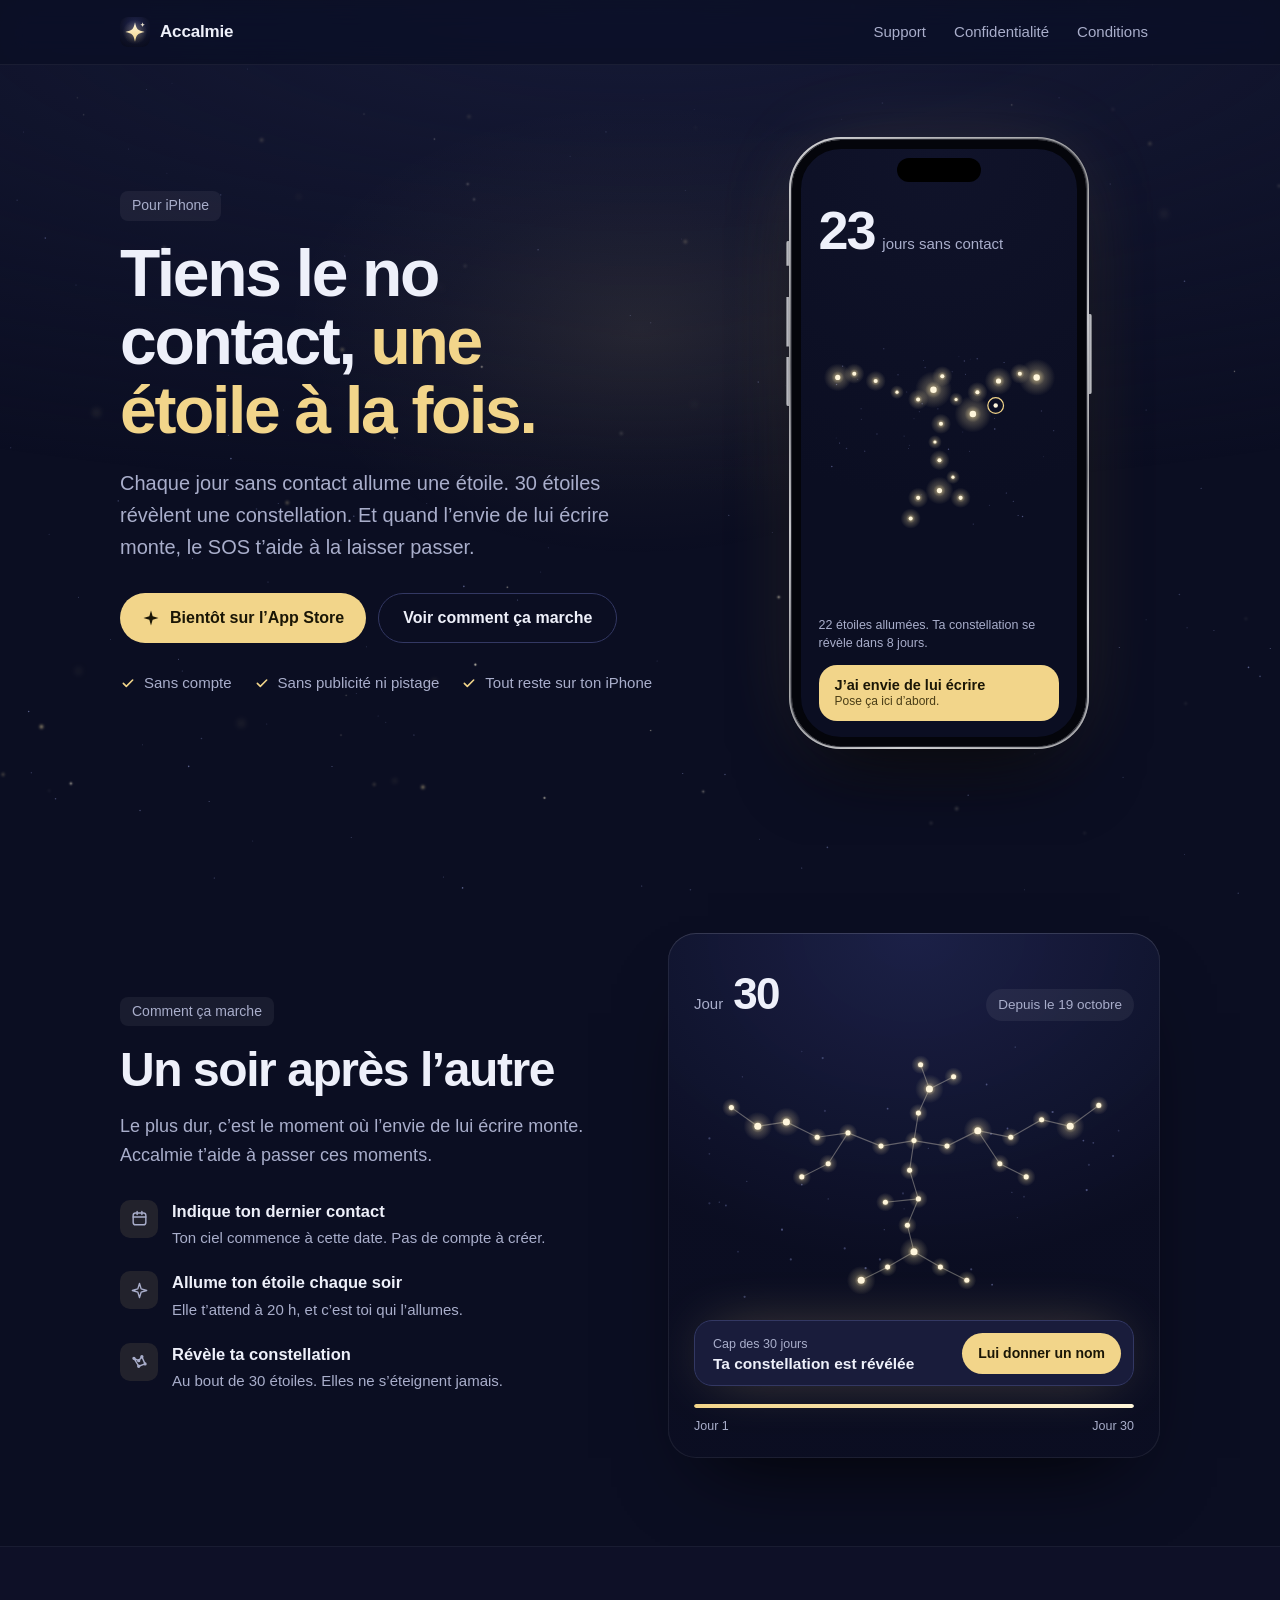
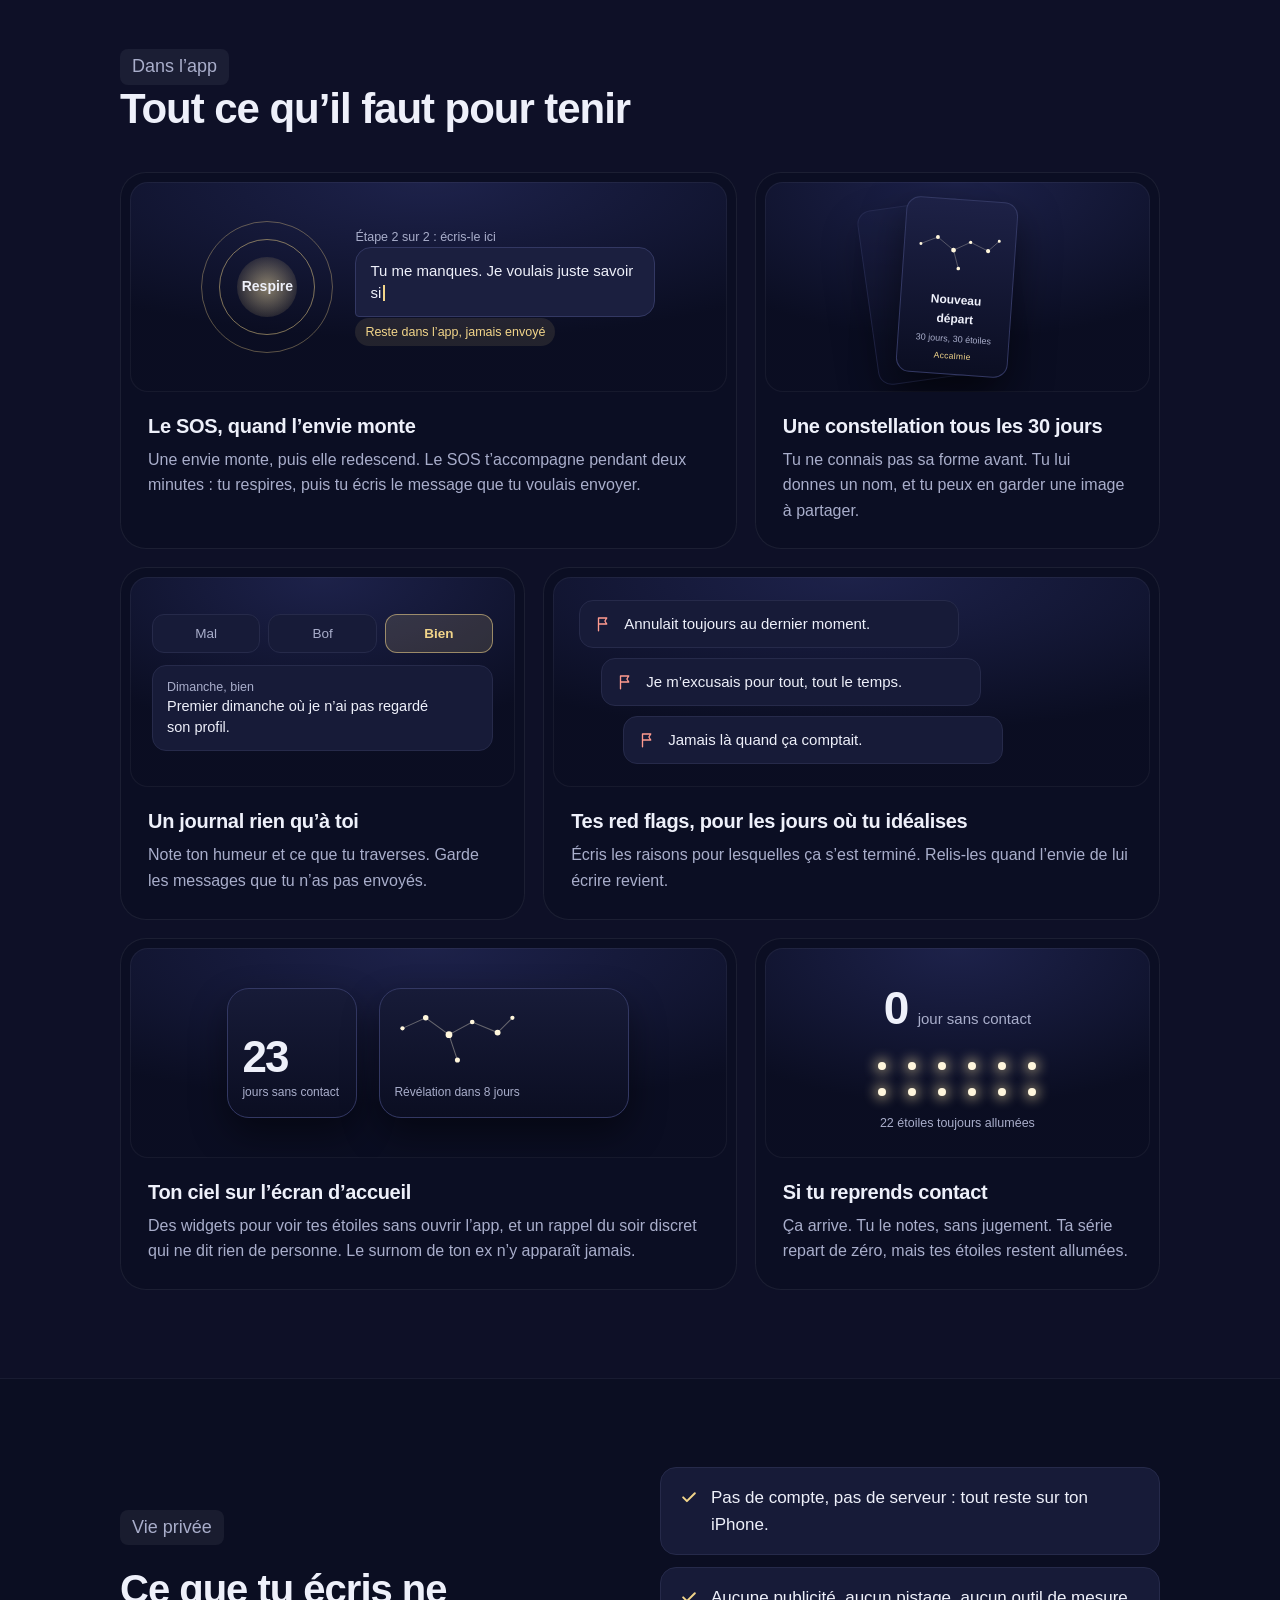
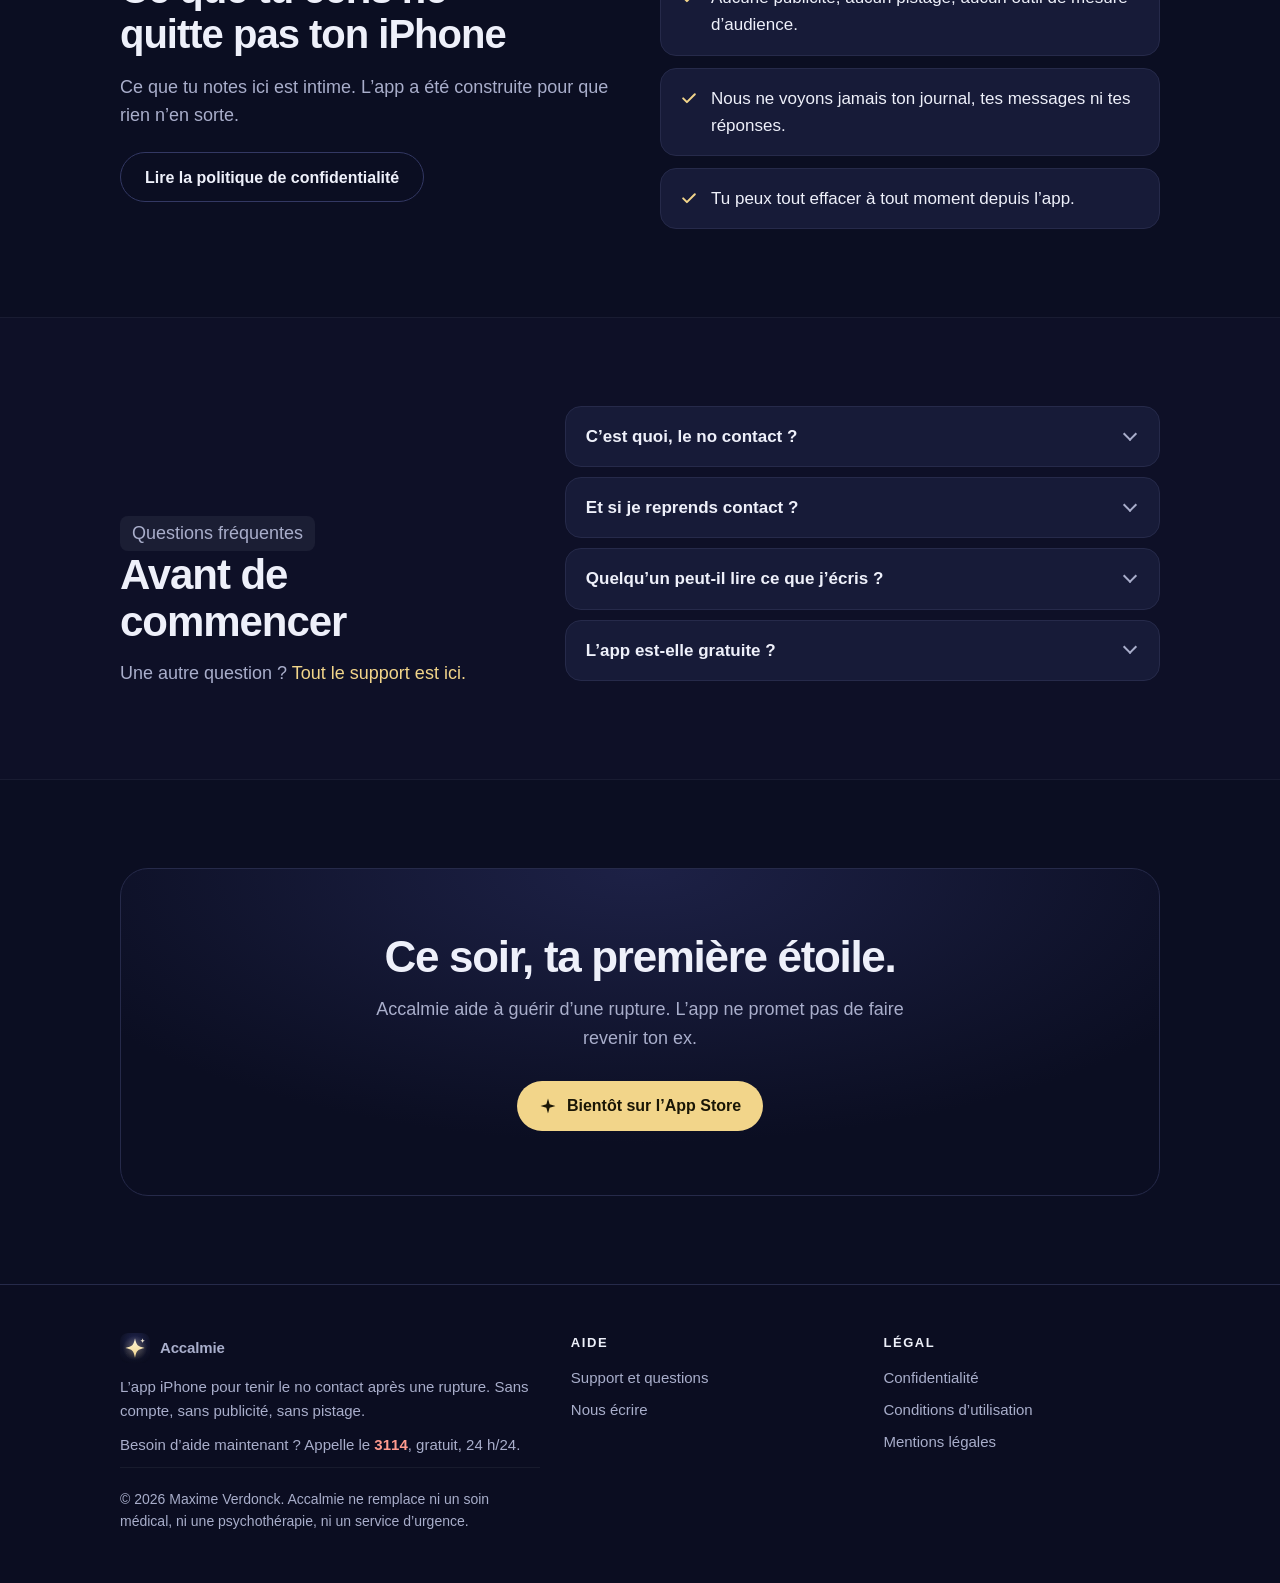
<file: index.html>
<!doctype html>
<html lang="fr">
<head>
<meta charset="utf-8">
<meta name="viewport" content="width=device-width, initial-scale=1">
<title>Accalmie : l’app pour tenir le no contact après une rupture</title>
<meta name="description" content="Chaque jour sans contact allume une étoile, et 30 étoiles révèlent une constellation. Un SOS quand l’envie de lui écrire monte. Sans compte, tout reste sur ton iPhone.">
<meta name="robots" content="index, follow">
<link rel="canonical" href="https://nocontact.maximeverdonck.fr/">
<meta name="author" content="Maxime Verdonck">
<meta name="theme-color" content="#0B0E22">
<meta name="color-scheme" content="dark">
<link rel="icon" href="/favicon.ico?v=2" sizes="48x48">
<link rel="icon" href="/favicon.svg?v=2" type="image/svg+xml">
<link rel="apple-touch-icon" href="/apple-touch-icon.png?v=2">
<link rel="manifest" href="/site.webmanifest">
<meta name="apple-mobile-web-app-title" content="Accalmie">
<meta property="og:type" content="website">
<meta property="og:site_name" content="Accalmie">
<meta property="og:locale" content="fr_FR">
<meta property="og:url" content="https://nocontact.maximeverdonck.fr/">
<meta property="og:title" content="Accalmie : l’app pour tenir le no contact après une rupture">
<meta property="og:description" content="Chaque jour sans contact allume une étoile, et 30 étoiles révèlent une constellation. Un SOS quand l’envie de lui écrire monte. Sans compte, tout reste sur ton iPhone.">
<meta property="og:image" content="https://nocontact.maximeverdonck.fr/og.png">
<meta property="og:image:type" content="image/png">
<meta property="og:image:width" content="1200">
<meta property="og:image:height" content="630">
<meta property="og:image:alt" content="Accalmie : une étoile s’allume chaque jour sans contact">
<meta name="twitter:card" content="summary_large_image">
<meta name="twitter:title" content="Accalmie : l’app pour tenir le no contact après une rupture">
<meta name="twitter:description" content="Chaque jour sans contact allume une étoile, et 30 étoiles révèlent une constellation. Un SOS quand l’envie de lui écrire monte. Sans compte, tout reste sur ton iPhone.">
<meta name="twitter:image" content="https://nocontact.maximeverdonck.fr/og.png">
<link rel="stylesheet" href="/style.css?v=7">
<script src="/smooth.js?v=2" defer></script>
<script type="application/ld+json">{"@context":"https://schema.org","@type":"WebSite","@id":"https://nocontact.maximeverdonck.fr/#website","name":"Accalmie","url":"https://nocontact.maximeverdonck.fr/","inLanguage":"fr-FR","description":"L’app iPhone pour tenir le no contact après une rupture.","publisher":{"@type":"Person","name":"Maxime Verdonck","url":"https://maximeverdonck.fr"}}</script>
<script type="application/ld+json">{"@context":"https://schema.org","@type":"MobileApplication","@id":"https://nocontact.maximeverdonck.fr/#app","name":"Accalmie","url":"https://nocontact.maximeverdonck.fr/","operatingSystem":"iOS","applicationCategory":"HealthApplication","inLanguage":"fr-FR","description":"Chaque jour sans contact allume une étoile, et 30 étoiles révèlent une constellation. Un SOS quand l’envie de lui écrire monte. Sans compte, tout reste sur ton iPhone.","image":"https://nocontact.maximeverdonck.fr/icon-512.png","author":{"@type":"Person","name":"Maxime Verdonck","url":"https://maximeverdonck.fr"}}</script>
<script type="application/ld+json">{"@context":"https://schema.org","@type":"FAQPage","mainEntity":[{"@type":"Question","name":"C’est quoi, le no contact ?","acceptedAnswer":{"@type":"Answer","text":"C’est couper tout contact avec ton ex pendant un temps : pas de message, pas d’appel, pas de réponse. Le but est de te laisser la place de guérir. Accalmie ne promet pas de faire revenir ton ex."}},{"@type":"Question","name":"Et si je reprends contact ?","acceptedAnswer":{"@type":"Answer","text":"Ça arrive. Tu le notes, sans jugement. Ta série repart de zéro, mais tes étoiles restent toutes allumées."}},{"@type":"Question","name":"Quelqu’un peut-il lire ce que j’écris ?","acceptedAnswer":{"@type":"Answer","text":"Nous, non : l’app n’a ni compte ni serveur, et rien ne quitte ton iPhone. Protège ton iPhone avec un code, car toute personne qui l’a déverrouillé entre les mains peut ouvrir l’app."}},{"@type":"Question","name":"L’app est-elle gratuite ?","acceptedAnswer":{"@type":"Answer","text":"L’app s’utilise avec un abonnement Premium, mensuel ou annuel. Le prix et l’éventuel essai gratuit sont affichés dans l’app avant l’achat. L’écran d’aide reste accessible sans abonnement."}}]}</script>
</head>
<body>
<a class="skip" href="#contenu">Aller au contenu</a>
<header class="site-header">
  <div class="wrap">
    <a class="brand" href="/"><img src="/favicon.svg?v=2" alt="" width="30" height="30">Accalmie</a>
    <nav class="site-nav" aria-label="Navigation principale">
      <a href="/support/">Support</a>
      <a class="optional" href="/confidentialite/">Confidentialité</a>
      <a class="optional" href="/conditions/">Conditions</a>
    </nav>
  </div>
</header>
<main id="contenu">
<section class="hero">
  <div class="glow"></div>
  <div class="wrap hero-grid">
    <div>
      <p class="label rise">Pour iPhone</p>
      <h1 class="rise d1">Tiens le no contact, <em>une étoile à la fois.</em></h1>
      <p class="lead rise d2">Chaque jour sans contact allume une étoile. 30 étoiles révèlent une constellation. Et quand l’envie de lui écrire monte, le SOS t’aide à la laisser passer.</p>
      <div class="hero-actions rise d3">
        <span class="soon"><svg viewBox="0 0 24 24" fill="currentColor" aria-hidden="true"><path d="M12 2l2.2 7.8L22 12l-7.8 2.2L12 22l-2.2-7.8L2 12l7.8-2.2z"/></svg>Bientôt sur l’App Store</span>
        <a class="btn btn-ghost" href="#fonctionnement">Voir comment ça marche</a>
      </div>
      <ul class="trust rise d4">
        <li><svg viewBox="0 0 24 24" fill="none" stroke="currentColor" stroke-width="2.4" stroke-linecap="round" stroke-linejoin="round" aria-hidden="true"><path d="M5 12.5l4.5 4.5L19 7.5"/></svg>Sans compte</li>
        <li><svg viewBox="0 0 24 24" fill="none" stroke="currentColor" stroke-width="2.4" stroke-linecap="round" stroke-linejoin="round" aria-hidden="true"><path d="M5 12.5l4.5 4.5L19 7.5"/></svg>Sans publicité ni pistage</li>
        <li><svg viewBox="0 0 24 24" fill="none" stroke="currentColor" stroke-width="2.4" stroke-linecap="round" stroke-linejoin="round" aria-hidden="true"><path d="M5 12.5l4.5 4.5L19 7.5"/></svg>Tout reste sur ton iPhone</li>
      </ul>
    </div>
    <div class="phone rise d2" role="img" aria-label="Écran d’accueil de l’app : 23 jours sans contact, 22 étoiles allumées dans un ciel de nuit.">
      <div class="phone-screen" aria-hidden="true">
        <div class="count"><b>23</b><span>jours sans contact</span></div>
        <svg class="sky" viewBox="0 0 260 200" aria-hidden="true"><defs><radialGradient id="halo"><stop offset="0" stop-color="#FFE9A8" stop-opacity=".75"/><stop offset=".45" stop-color="#FFE9A8" stop-opacity=".22"/><stop offset="1" stop-color="#FFE9A8" stop-opacity="0"/></radialGradient></defs><circle cx="85.6" cy="33.0" r="0.8" fill="#5A6090" opacity="0.45"/><circle cx="22.3" cy="106.9" r="0.6" fill="#5A6090" opacity="0.8"/><circle cx="18.6" cy="101.4" r="0.5" fill="#5A6090" opacity="0.45"/><circle cx="113.3" cy="17.4" r="0.5" fill="#5A6090" opacity="0.8"/><circle cx="111.0" cy="162.8" r="0.5" fill="#5A6090" opacity="0.45"/><circle cx="162.9" cy="115.9" r="0.5" fill="#5A6090" opacity="0.8"/><circle cx="151.6" cy="13.5" r="0.5" fill="#5A6090" opacity="0.45"/><circle cx="144.3" cy="29.6" r="0.6" fill="#5A6090" opacity="0.45"/><circle cx="140.3" cy="113.6" r="0.8" fill="#5A6090" opacity="0.8"/><circle cx="49.5" cy="115.7" r="0.8" fill="#5A6090" opacity="0.45"/><circle cx="97.8" cy="109.2" r="0.5" fill="#5A6090" opacity="0.8"/><circle cx="19.0" cy="43.5" r="0.8" fill="#5A6090" opacity="0.8"/><circle cx="111.8" cy="64.3" r="0.8" fill="#5A6090" opacity="0.6"/><circle cx="95.1" cy="51.7" r="0.5" fill="#5A6090" opacity="0.8"/><circle cx="200.5" cy="19.7" r="0.6" fill="#5A6090" opacity="0.8"/><circle cx="128.8" cy="69.9" r="0.6" fill="#5A6090" opacity="0.6"/><circle cx="157.5" cy="18.1" r="0.8" fill="#5A6090" opacity="0.6"/><circle cx="45.6" cy="69.7" r="0.6" fill="#5A6090" opacity="0.6"/><circle cx="13.9" cy="132.3" r="0.8" fill="#5A6090" opacity="0.8"/><circle cx="202.9" cy="161.1" r="0.6" fill="#5A6090" opacity="0.8"/><circle cx="92.2" cy="99.4" r="0.6" fill="#5A6090" opacity="0.45"/><circle cx="215.7" cy="185.4" r="0.6" fill="#5A6090" opacity="0.8"/><circle cx="171.4" cy="15.6" r="0.8" fill="#5A6090" opacity="0.6"/><circle cx="167.1" cy="194.7" r="0.6" fill="#5A6090" opacity="0.6"/><circle cx="184.6" cy="174.3" r="0.6" fill="#5A6090" opacity="0.45"/><circle cx="241.0" cy="72.2" r="0.8" fill="#5A6090" opacity="0.45"/><circle cx="128.4" cy="45.9" r="0.6" fill="#5A6090" opacity="0.45"/><circle cx="190.1" cy="80.4" r="0.6" fill="#5A6090" opacity="0.45"/><circle cx="45.9" cy="81.1" r="0.6" fill="#5A6090" opacity="0.45"/><circle cx="210.5" cy="169.9" r="0.6" fill="#5A6090" opacity="0.8"/><circle cx="108.7" cy="72.9" r="0.6" fill="#5A6090" opacity="0.45"/><circle cx="42.0" cy="37.8" r="0.5" fill="#5A6090" opacity="0.8"/><circle cx="62.8" cy="97.1" r="0.8" fill="#5A6090" opacity="0.45"/><circle cx="70.2" cy="4.8" r="0.6" fill="#5A6090" opacity="0.8"/><circle cx="97.1" cy="112.7" r="0.5" fill="#5A6090" opacity="0.8"/><circle cx="220.5" cy="186.4" r="0.8" fill="#5A6090" opacity="0.8"/><circle cx="190.4" cy="91.7" r="0.8" fill="#5A6090" opacity="0.8"/><circle cx="102.9" cy="80.6" r="0.5" fill="#5A6090" opacity="0.6"/><circle cx="163.8" cy="16.0" r="0.5" fill="#5A6090" opacity="0.45"/><circle cx="115.0" cy="25.1" r="0.8" fill="#5A6090" opacity="0.45"/><circle cx="29.8" cy="112.8" r="0.8" fill="#5A6090" opacity="0.45"/><circle cx="243.1" cy="121.8" r="0.5" fill="#5A6090" opacity="0.45"/><circle cx="158.7" cy="32.5" r="0.6" fill="#5A6090" opacity="0.6"/><circle cx="155.8" cy="95.0" r="0.5" fill="#5A6090" opacity="0.6"/><circle cx="254.3" cy="93.5" r="0.6" fill="#5A6090" opacity="0.6"/><circle cx="25.6" cy="23.6" r="0.6" fill="#5A6090" opacity="0.8"/><g class="twinkle"><circle cx="20.3" cy="35.8" r="15" fill="url(#halo)"/><circle cx="20.3" cy="35.8" r="2.8" fill="#FFF6DC"/></g><g><circle cx="38.2" cy="31.8" r="11" fill="url(#halo)"/><circle cx="38.2" cy="31.8" r="2.2" fill="#FFF6DC"/></g><g><circle cx="61.4" cy="39.7" r="11" fill="url(#halo)"/><circle cx="61.4" cy="39.7" r="2.2" fill="#FFF6DC"/></g><g><circle cx="84.5" cy="51.8" r="7.5" fill="url(#halo)"/><circle cx="84.5" cy="51.8" r="1.7" fill="#FFF6DC"/></g><g><circle cx="107.4" cy="59.7" r="11" fill="url(#halo)"/><circle cx="107.4" cy="59.7" r="2.2" fill="#FFF6DC"/></g><g class="twinkle c"><circle cx="124.0" cy="49.2" r="20" fill="url(#halo)"/><circle cx="124.0" cy="49.2" r="3.5" fill="#FFF6DC"/></g><g><circle cx="133.6" cy="34.5" r="11" fill="url(#halo)"/><circle cx="133.6" cy="34.5" r="2.2" fill="#FFF6DC"/></g><g><circle cx="148.5" cy="59.7" r="7.5" fill="url(#halo)"/><circle cx="148.5" cy="59.7" r="1.7" fill="#FFF6DC"/></g><g><circle cx="171.6" cy="51.8" r="11" fill="url(#halo)"/><circle cx="171.6" cy="51.8" r="2.2" fill="#FFF6DC"/></g><g class="twinkle"><circle cx="194.5" cy="39.7" r="15" fill="url(#halo)"/><circle cx="194.5" cy="39.7" r="2.8" fill="#FFF6DC"/></g><g><circle cx="217.6" cy="31.8" r="11" fill="url(#halo)"/><circle cx="217.6" cy="31.8" r="2.2" fill="#FFF6DC"/></g><g class="twinkle c"><circle cx="235.8" cy="35.8" r="20" fill="url(#halo)"/><circle cx="235.8" cy="35.8" r="3.5" fill="#FFF6DC"/></g><g class="twinkle"><circle cx="166.7" cy="75.5" r="20" fill="url(#halo)"/><circle cx="166.7" cy="75.5" r="3.5" fill="#FFF6DC"/></g><g><circle cx="132.1" cy="86.1" r="11" fill="url(#halo)"/><circle cx="132.1" cy="86.1" r="2.2" fill="#FFF6DC"/></g><g><circle cx="125.6" cy="105.8" r="7.5" fill="url(#halo)"/><circle cx="125.6" cy="105.8" r="1.7" fill="#FFF6DC"/></g><g><circle cx="130.5" cy="125.5" r="11" fill="url(#halo)"/><circle cx="130.5" cy="125.5" r="2.2" fill="#FFF6DC"/></g><g><circle cx="145.1" cy="143.9" r="7.5" fill="url(#halo)"/><circle cx="145.1" cy="143.9" r="1.7" fill="#FFF6DC"/></g><g class="twinkle c"><circle cx="130.5" cy="158.4" r="15" fill="url(#halo)"/><circle cx="130.5" cy="158.4" r="2.8" fill="#FFF6DC"/></g><g><circle cx="107.4" cy="166.3" r="11" fill="url(#halo)"/><circle cx="107.4" cy="166.3" r="2.2" fill="#FFF6DC"/></g><g><circle cx="153.4" cy="166.3" r="11" fill="url(#halo)"/><circle cx="153.4" cy="166.3" r="2.2" fill="#FFF6DC"/></g><g><circle cx="99.3" cy="188.7" r="11" fill="url(#halo)"/><circle cx="99.3" cy="188.7" r="2.2" fill="#FFF6DC"/></g><circle cx="191.4" cy="66.3" r="8.5" fill="none" stroke="#F2D58A" stroke-width="1.3"/><circle cx="191.4" cy="66.3" r="2.4" fill="#FFF6DC"/></svg>
        <p class="note">22 étoiles allumées. Ta constellation se révèle dans 8 jours.</p>
        <div class="sos">J’ai envie de lui écrire<small>Pose ça ici d’abord.</small></div>
      </div>
    </div>
  </div>
</section>

<section class="section" id="fonctionnement">
  <div class="wrap split">
    <div class="reveal">
      <p class="label">Comment ça marche</p>
      <h2>Un soir après l’autre</h2>
      <p class="sub">Le plus dur, c’est le moment où l’envie de lui écrire monte. Accalmie t’aide à passer ces moments.</p>
      <ul class="rows">
        <li><span class="tile"><svg viewBox="0 0 24 24" fill="none" stroke="currentColor" stroke-width="1.8" stroke-linecap="round" stroke-linejoin="round" aria-hidden="true"><rect x="4" y="5" width="16" height="15" rx="3"/><path d="M4 10h16M9 3v4M15 3v4"/></svg></span><div><strong>Indique ton dernier contact</strong><span>Ton ciel commence à cette date. Pas de compte à créer.</span></div></li>
        <li><span class="tile"><svg viewBox="0 0 24 24" fill="none" stroke="currentColor" stroke-width="1.8" stroke-linecap="round" stroke-linejoin="round" aria-hidden="true"><path d="M12 3l2.1 6.9L21 12l-6.9 2.1L12 21l-2.1-6.9L3 12l6.9-2.1z"/></svg></span><div><strong>Allume ton étoile chaque soir</strong><span>Elle t’attend à 20 h, et c’est toi qui l’allumes.</span></div></li>
        <li><span class="tile"><svg viewBox="0 0 24 24" fill="none" stroke="currentColor" stroke-width="1.8" stroke-linecap="round" stroke-linejoin="round" aria-hidden="true"><path d="M5 8l6 3 4-5 4 9-8 3z"/><circle cx="5" cy="8" r="1.2" fill="currentColor"/><circle cx="11" cy="11" r="1.2" fill="currentColor"/><circle cx="15" cy="6" r="1.2" fill="currentColor"/><circle cx="19" cy="15" r="1.2" fill="currentColor"/><circle cx="11" cy="18" r="1.2" fill="currentColor"/></svg></span><div><strong>Révèle ta constellation</strong><span>Au bout de 30 étoiles. Elles ne s’éteignent jamais.</span></div></li>
      </ul>
    </div>
    <div class="stage reveal">
      <div class="stage-top" aria-hidden="true">
        <p class="day">Jour <b class="daynum"></b></p>
        <p class="since">Depuis le 19 octobre</p>
      </div>
      <svg class="journey" viewBox="0 0 400 250" role="img" aria-label="Un ciel où trente étoiles s’allument une à une, puis se relient en constellation."><defs><radialGradient id="jh"><stop offset="0" stop-color="#FFE9A8" stop-opacity=".8"/><stop offset=".45" stop-color="#FFE9A8" stop-opacity=".22"/><stop offset="1" stop-color="#FFE9A8" stop-opacity="0"/></radialGradient></defs><circle cx="98" cy="136" r="0.8" fill="#5A6090" opacity="0.8"/><circle cx="190" cy="144" r="1" fill="#5A6090" opacity="0.4"/><circle cx="359" cy="118" r="1" fill="#5A6090" opacity="0.4"/><circle cx="80" cy="177" r="1" fill="#5A6090" opacity="0.8"/><circle cx="191" cy="158" r="0.6" fill="#5A6090" opacity="0.4"/><circle cx="252" cy="213" r="1" fill="#5A6090" opacity="0.6"/><circle cx="294" cy="166" r="0.6" fill="#5A6090" opacity="0.4"/><circle cx="300" cy="147" r="0.8" fill="#5A6090" opacity="0.4"/><circle cx="326" cy="70" r="1" fill="#5A6090" opacity="0.8"/><circle cx="363" cy="98" r="0.8" fill="#5A6090" opacity="0.6"/><circle cx="289" cy="143" r="0.6" fill="#5A6090" opacity="0.6"/><circle cx="44" cy="38" r="0.6" fill="#5A6090" opacity="0.6"/><circle cx="381" cy="110" r="1" fill="#5A6090" opacity="0.6"/><circle cx="169" cy="204" r="1" fill="#5A6090" opacity="0.6"/><circle cx="213" cy="103" r="0.6" fill="#5A6090" opacity="0.6"/><circle cx="271" cy="227" r="0.8" fill="#5A6090" opacity="0.8"/><circle cx="266" cy="45" r="0.8" fill="#5A6090" opacity="0.8"/><circle cx="357" cy="141" r="1" fill="#5A6090" opacity="0.8"/><circle cx="88" cy="204" r="1" fill="#5A6090" opacity="0.6"/><circle cx="117" cy="21" r="1" fill="#5A6090" opacity="0.6"/><circle cx="40" cy="197" r="0.8" fill="#5A6090" opacity="0.4"/><circle cx="14" cy="108" r="0.8" fill="#5A6090" opacity="0.4"/><circle cx="23" cy="152" r="0.6" fill="#5A6090" opacity="0.6"/><circle cx="285" cy="85" r="0.8" fill="#5A6090" opacity="0.8"/><circle cx="98" cy="15" r="0.6" fill="#5A6090" opacity="0.4"/><circle cx="48" cy="133" r="0.6" fill="#5A6090" opacity="0.6"/><circle cx="119" cy="69" r="1" fill="#5A6090" opacity="0.4"/><circle cx="386" cy="87" r="0.8" fill="#5A6090" opacity="0.4"/><circle cx="354" cy="96" r="0.8" fill="#5A6090" opacity="0.8"/><circle cx="156" cy="212" r="1" fill="#5A6090" opacity="0.8"/><circle cx="46" cy="238" r="1" fill="#5A6090" opacity="0.6"/><circle cx="173" cy="177" r="0.6" fill="#5A6090" opacity="0.6"/><circle cx="176" cy="67" r="0.8" fill="#5A6090" opacity="0.8"/><circle cx="137" cy="194" r="1" fill="#5A6090" opacity="0.6"/><circle cx="14" cy="153" r="1" fill="#5A6090" opacity="0.4"/><circle cx="29" cy="155" r="0.8" fill="#5A6090" opacity="0.6"/><circle cx="270" cy="90" r="1" fill="#5A6090" opacity="0.6"/><circle cx="292" cy="11" r="0.6" fill="#5A6090" opacity="0.8"/><circle cx="14" cy="94" r="1" fill="#5A6090" opacity="0.6"/><circle cx="122" cy="149" r="0.6" fill="#5A6090" opacity="0.6"/><g class="links" fill="none" stroke="#FFF6DC" stroke-opacity=".34" stroke-width="1" stroke-linecap="round"><path pathLength="1" d="M200 96L170 101L140 89L112 93L84 79L58 83L34 66"/><path pathLength="1" d="M200 96L230 101L258 87L288 93L316 77L342 83L368 64"/><path pathLength="1" d="M200 96L204 71L214 49L206 27"/><path pathLength="1" d="M200 96L196 123L204 149L194 173L200 197"/><path pathLength="1" d="M200 197L176 211L152 223"/><path pathLength="1" d="M200 197L224 211L248 223"/><path pathLength="1" d="M140 89L122 117L98 129"/><path pathLength="1" d="M258 87L278 117L302 129"/><path pathLength="1" d="M214 49L236 38"/><path pathLength="1" d="M204 149L174 152"/></g><circle cx="200" cy="96" r="1.6" fill="#3E446E"/><circle cx="170" cy="101" r="1.6" fill="#3E446E"/><circle cx="140" cy="89" r="1.6" fill="#3E446E"/><circle cx="112" cy="93" r="1.6" fill="#3E446E"/><circle cx="84" cy="79" r="1.6" fill="#3E446E"/><circle cx="58" cy="83" r="1.6" fill="#3E446E"/><circle cx="34" cy="66" r="1.6" fill="#3E446E"/><circle cx="230" cy="101" r="1.6" fill="#3E446E"/><circle cx="258" cy="87" r="1.6" fill="#3E446E"/><circle cx="288" cy="93" r="1.6" fill="#3E446E"/><circle cx="316" cy="77" r="1.6" fill="#3E446E"/><circle cx="342" cy="83" r="1.6" fill="#3E446E"/><circle cx="368" cy="64" r="1.6" fill="#3E446E"/><circle cx="204" cy="71" r="1.6" fill="#3E446E"/><circle cx="214" cy="49" r="1.6" fill="#3E446E"/><circle cx="206" cy="27" r="1.6" fill="#3E446E"/><circle cx="196" cy="123" r="1.6" fill="#3E446E"/><circle cx="204" cy="149" r="1.6" fill="#3E446E"/><circle cx="194" cy="173" r="1.6" fill="#3E446E"/><circle cx="200" cy="197" r="1.6" fill="#3E446E"/><circle cx="176" cy="211" r="1.6" fill="#3E446E"/><circle cx="152" cy="223" r="1.6" fill="#3E446E"/><circle cx="224" cy="211" r="1.6" fill="#3E446E"/><circle cx="248" cy="223" r="1.6" fill="#3E446E"/><circle cx="122" cy="117" r="1.6" fill="#3E446E"/><circle cx="98" cy="129" r="1.6" fill="#3E446E"/><circle cx="278" cy="117" r="1.6" fill="#3E446E"/><circle cx="302" cy="129" r="1.6" fill="#3E446E"/><circle cx="236" cy="38" r="1.6" fill="#3E446E"/><circle cx="174" cy="152" r="1.6" fill="#3E446E"/><g class="st s0"><circle cx="84" cy="79" r="13" fill="url(#jh)"/><circle cx="84" cy="79" r="3.2" fill="#FFF6DC"/></g><g class="st s1"><circle cx="278" cy="117" r="8.5" fill="url(#jh)"/><circle cx="278" cy="117" r="2.3" fill="#FFF6DC"/></g><g class="st s2"><circle cx="204" cy="71" r="8.5" fill="url(#jh)"/><circle cx="204" cy="71" r="2.3" fill="#FFF6DC"/></g><g class="st s3"><circle cx="140" cy="89" r="8.5" fill="url(#jh)"/><circle cx="140" cy="89" r="2.3" fill="#FFF6DC"/></g><g class="st s4"><circle cx="316" cy="77" r="8.5" fill="url(#jh)"/><circle cx="316" cy="77" r="2.3" fill="#FFF6DC"/></g><g class="st s5"><circle cx="288" cy="93" r="8.5" fill="url(#jh)"/><circle cx="288" cy="93" r="2.3" fill="#FFF6DC"/></g><g class="st s6"><circle cx="174" cy="152" r="8.5" fill="url(#jh)"/><circle cx="174" cy="152" r="2.3" fill="#FFF6DC"/></g><g class="st s7"><circle cx="122" cy="117" r="8.5" fill="url(#jh)"/><circle cx="122" cy="117" r="2.3" fill="#FFF6DC"/></g><g class="st s8"><circle cx="368" cy="64" r="8.5" fill="url(#jh)"/><circle cx="368" cy="64" r="2.3" fill="#FFF6DC"/></g><g class="st s9"><circle cx="204" cy="149" r="8.5" fill="url(#jh)"/><circle cx="204" cy="149" r="2.3" fill="#FFF6DC"/></g><g class="st s10"><circle cx="236" cy="38" r="8.5" fill="url(#jh)"/><circle cx="236" cy="38" r="2.3" fill="#FFF6DC"/></g><g class="st s11"><circle cx="34" cy="66" r="8.5" fill="url(#jh)"/><circle cx="34" cy="66" r="2.3" fill="#FFF6DC"/></g><g class="st s12"><circle cx="206" cy="27" r="8.5" fill="url(#jh)"/><circle cx="206" cy="27" r="2.3" fill="#FFF6DC"/></g><g class="st s13"><circle cx="194" cy="173" r="8.5" fill="url(#jh)"/><circle cx="194" cy="173" r="2.3" fill="#FFF6DC"/></g><g class="st s14"><circle cx="152" cy="223" r="13" fill="url(#jh)"/><circle cx="152" cy="223" r="3.2" fill="#FFF6DC"/></g><g class="st s15"><circle cx="112" cy="93" r="8.5" fill="url(#jh)"/><circle cx="112" cy="93" r="2.3" fill="#FFF6DC"/></g><g class="st s16"><circle cx="58" cy="83" r="13" fill="url(#jh)"/><circle cx="58" cy="83" r="3.2" fill="#FFF6DC"/></g><g class="st s17"><circle cx="170" cy="101" r="8.5" fill="url(#jh)"/><circle cx="170" cy="101" r="2.3" fill="#FFF6DC"/></g><g class="st s18"><circle cx="230" cy="101" r="8.5" fill="url(#jh)"/><circle cx="230" cy="101" r="2.3" fill="#FFF6DC"/></g><g class="st s19"><circle cx="214" cy="49" r="13" fill="url(#jh)"/><circle cx="214" cy="49" r="3.2" fill="#FFF6DC"/></g><g class="st s20"><circle cx="200" cy="96" r="8.5" fill="url(#jh)"/><circle cx="200" cy="96" r="2.3" fill="#FFF6DC"/></g><g class="st s21"><circle cx="196" cy="123" r="8.5" fill="url(#jh)"/><circle cx="196" cy="123" r="2.3" fill="#FFF6DC"/></g><g class="st s22"><circle cx="176" cy="211" r="8.5" fill="url(#jh)"/><circle cx="176" cy="211" r="2.3" fill="#FFF6DC"/></g><g class="st s23"><circle cx="302" cy="129" r="8.5" fill="url(#jh)"/><circle cx="302" cy="129" r="2.3" fill="#FFF6DC"/></g><g class="st s24"><circle cx="224" cy="211" r="8.5" fill="url(#jh)"/><circle cx="224" cy="211" r="2.3" fill="#FFF6DC"/></g><g class="st s25"><circle cx="98" cy="129" r="8.5" fill="url(#jh)"/><circle cx="98" cy="129" r="2.3" fill="#FFF6DC"/></g><g class="st s26"><circle cx="342" cy="83" r="13" fill="url(#jh)"/><circle cx="342" cy="83" r="3.2" fill="#FFF6DC"/></g><g class="st s27"><circle cx="248" cy="223" r="8.5" fill="url(#jh)"/><circle cx="248" cy="223" r="2.3" fill="#FFF6DC"/></g><g class="st s28"><circle cx="258" cy="87" r="13" fill="url(#jh)"/><circle cx="258" cy="87" r="3.2" fill="#FFF6DC"/></g><g class="st s29"><circle cx="200" cy="197" r="13" fill="url(#jh)"/><circle cx="200" cy="197" r="3.2" fill="#FFF6DC"/></g></svg>
      <div class="slot" aria-hidden="true">
        <p class="tonight"><svg viewBox="0 0 24 24" fill="currentColor"><path d="M12 2l2.2 7.8L22 12l-7.8 2.2L12 22l-2.2-7.8L2 12l7.8-2.2z"/></svg>Ce soir, 20 h : ton étoile est prête</p>
        <div class="revealed">
          <div><p class="k">Cap des 30 jours</p><p class="t">Ta constellation est révélée</p></div>
          <span class="mini">Lui donner un nom</span>
        </div>
      </div>
      <div class="track" aria-hidden="true"><i></i></div>
      <div class="track-ends" aria-hidden="true"><span>Jour 1</span><span>Jour 30</span></div>
    </div>
  </div>
</section>

<section class="section features" id="fonctions">
  <div class="wrap">
    <div class="section-head reveal">
      <p class="label">Dans l’app</p>
      <h2>Tout ce qu’il faut pour tenir</h2>
    </div>
    <div class="bento">
      <article class="cell wide reveal">
        <div class="v v-sos" aria-hidden="true">
          <div class="breath"><i></i><i></i><i></i><span>Respire</span></div>
          <div class="draft">
            <p class="k">Étape 2 sur 2 : écris-le ici</p>
            <p class="bubble">Tu me manques. Je voulais juste savoir si<span class="caret"></span></p>
            <p class="tag">Reste dans l’app, jamais envoyé</p>
          </div>
        </div>
        <h3>Le SOS, quand l’envie monte</h3>
        <p>Une envie monte, puis elle redescend. Le SOS t’accompagne pendant deux minutes : tu respires, puis tu écris le message que tu voulais envoyer.</p>
      </article>
      <article class="cell reveal">
        <div class="v v-share" aria-hidden="true">
          <div class="sharecard back"></div>
          <div class="sharecard"><svg viewBox="0 0 120 70"><path d="M8 24L30 14L52 30L74 18L98 28L112 14M52 30L60 54" fill="none" stroke="#FFF6DC" stroke-opacity=".35" stroke-width="1"/><g fill="#FFF6DC"><circle cx="8" cy="24" r="2"/><circle cx="30" cy="14" r="2.6"/><circle cx="52" cy="30" r="3.2"/><circle cx="74" cy="18" r="2.2"/><circle cx="98" cy="28" r="2.8"/><circle cx="112" cy="14" r="2"/><circle cx="60" cy="54" r="2.4"/></g></svg><b>Nouveau départ</b><span>30 jours, 30 étoiles</span><em>Accalmie</em></div>
        </div>
        <h3>Une constellation tous les 30 jours</h3>
        <p>Tu ne connais pas sa forme avant. Tu lui donnes un nom, et tu peux en garder une image à partager.</p>
      </article>
      <article class="cell reveal">
        <div class="v v-journal" aria-hidden="true">
          <div class="moods"><span>Mal</span><span>Bof</span><span class="on">Bien</span></div>
          <div class="entry"><p class="k">Dimanche, bien</p><p>Premier dimanche où je n’ai pas regardé son profil.</p></div>
        </div>
        <h3>Un journal rien qu’à toi</h3>
        <p>Note ton humeur et ce que tu traverses. Garde les messages que tu n’as pas envoyés.</p>
      </article>
      <article class="cell wide reveal">
        <div class="v v-flags" aria-hidden="true">
          <p><svg viewBox="0 0 24 24" fill="none" stroke="currentColor" stroke-width="1.8" stroke-linecap="round" stroke-linejoin="round"><path d="M6 21V4M6 4h11l-2.5 4L17 12H6"/></svg>Annulait toujours au dernier moment.</p>
          <p><svg viewBox="0 0 24 24" fill="none" stroke="currentColor" stroke-width="1.8" stroke-linecap="round" stroke-linejoin="round"><path d="M6 21V4M6 4h11l-2.5 4L17 12H6"/></svg>Je m’excusais pour tout, tout le temps.</p>
          <p><svg viewBox="0 0 24 24" fill="none" stroke="currentColor" stroke-width="1.8" stroke-linecap="round" stroke-linejoin="round"><path d="M6 21V4M6 4h11l-2.5 4L17 12H6"/></svg>Jamais là quand ça comptait.</p>
        </div>
        <h3>Tes red flags, pour les jours où tu idéalises</h3>
        <p>Écris les raisons pour lesquelles ça s’est terminé. Relis-les quand l’envie de lui écrire revient.</p>
      </article>
      <article class="cell wide reveal">
        <div class="v v-widgets" aria-hidden="true">
          <div class="widget small"><b>23</b><span>jours sans contact</span></div>
          <div class="widget medium"><svg viewBox="0 0 120 70"><path d="M8 24L30 14L52 30L74 18L98 28L112 14M52 30L60 54" fill="none" stroke="#FFF6DC" stroke-opacity=".35" stroke-width="1"/><g fill="#FFF6DC"><circle cx="8" cy="24" r="2"/><circle cx="30" cy="14" r="2.6"/><circle cx="52" cy="30" r="3.2"/><circle cx="74" cy="18" r="2.2"/><circle cx="98" cy="28" r="2.8"/><circle cx="112" cy="14" r="2"/><circle cx="60" cy="54" r="2.4"/></g></svg><span>Révélation dans 8 jours</span></div>
        </div>
        <h3>Ton ciel sur l’écran d’accueil</h3>
        <p>Des widgets pour voir tes étoiles sans ouvrir l’app, et un rappel du soir discret qui ne dit rien de personne. Le surnom de ton ex n’y apparaît jamais.</p>
      </article>
      <article class="cell reveal">
        <div class="v v-relapse" aria-hidden="true">
          <p class="zero"><b>0</b> jour sans contact</p>
          <div class="kept"><i style="--d:0"></i><i style="--d:1"></i><i style="--d:2"></i><i style="--d:3"></i><i style="--d:4"></i><i style="--d:5"></i><i style="--d:6"></i><i style="--d:7"></i><i style="--d:8"></i><i style="--d:9"></i><i style="--d:10"></i><i style="--d:11"></i></div>
          <p class="k">22 étoiles toujours allumées</p>
        </div>
        <h3>Si tu reprends contact</h3>
        <p>Ça arrive. Tu le notes, sans jugement. Ta série repart de zéro, mais tes étoiles restent allumées.</p>
      </article>
    </div>
  </div>
</section>

<section class="section" id="vie-privee">
  <div class="wrap privacy-band">
    <div class="reveal">
      <p class="label">Vie privée</p>
      <h2>Ce que tu écris ne quitte pas ton iPhone</h2>
      <p>Ce que tu notes ici est intime. L’app a été construite pour que rien n’en sorte.</p>
      <a class="btn btn-ghost" href="/confidentialite/">Lire la politique de confidentialité</a>
    </div>
    <ul class="checks">
      <li class="reveal"><svg viewBox="0 0 24 24" fill="none" stroke="currentColor" stroke-width="2.4" stroke-linecap="round" stroke-linejoin="round" aria-hidden="true"><path d="M5 12.5l4.5 4.5L19 7.5"/></svg><span>Pas de compte, pas de serveur : tout reste sur ton iPhone.</span></li>
      <li class="reveal"><svg viewBox="0 0 24 24" fill="none" stroke="currentColor" stroke-width="2.4" stroke-linecap="round" stroke-linejoin="round" aria-hidden="true"><path d="M5 12.5l4.5 4.5L19 7.5"/></svg><span>Aucune publicité, aucun pistage, aucun outil de mesure d’audience.</span></li>
      <li class="reveal"><svg viewBox="0 0 24 24" fill="none" stroke="currentColor" stroke-width="2.4" stroke-linecap="round" stroke-linejoin="round" aria-hidden="true"><path d="M5 12.5l4.5 4.5L19 7.5"/></svg><span>Nous ne voyons jamais ton journal, tes messages ni tes réponses.</span></li>
      <li class="reveal"><svg viewBox="0 0 24 24" fill="none" stroke="currentColor" stroke-width="2.4" stroke-linecap="round" stroke-linejoin="round" aria-hidden="true"><path d="M5 12.5l4.5 4.5L19 7.5"/></svg><span>Tu peux tout effacer à tout moment depuis l’app.</span></li>
    </ul>
  </div>
</section>

<section class="section features" id="questions">
  <div class="wrap faq-split">
    <div class="section-head reveal">
      <p class="label">Questions fréquentes</p>
      <h2>Avant de commencer</h2>
      <p>Une autre question ? <a href="/support/">Tout le support est ici.</a></p>
    </div>
    <div class="faq">
    <details>
      <summary>C’est quoi, le no contact ?</summary>
      <p>C’est couper tout contact avec ton ex pendant un temps : pas de message, pas d’appel, pas de réponse. Le but est de te laisser la place de guérir. Accalmie ne promet pas de faire revenir ton ex.</p>
    </details>
    <details>
      <summary>Et si je reprends contact ?</summary>
      <p>Ça arrive. Tu le notes, sans jugement. Ta série repart de zéro, mais tes étoiles restent toutes allumées.</p>
    </details>
    <details>
      <summary>Quelqu’un peut-il lire ce que j’écris ?</summary>
      <p>Nous, non : l’app n’a ni compte ni serveur, et rien ne quitte ton iPhone. Protège ton iPhone avec un code, car toute personne qui l’a déverrouillé entre les mains peut ouvrir l’app.</p>
    </details>
    <details>
      <summary>L’app est-elle gratuite ?</summary>
      <p>L’app s’utilise avec un abonnement Premium, mensuel ou annuel. Le prix et l’éventuel essai gratuit sont affichés dans l’app avant l’achat. L’écran d’aide reste accessible sans abonnement.</p>
    </details>
    </div>
  </div>
</section>

<section class="section final">
  <div class="wrap">
    <div class="panel reveal">
          <h2>Ce soir, ta première étoile.</h2>
      <p>Accalmie aide à guérir d’une rupture. L’app ne promet pas de faire revenir ton ex.</p>
      <span class="soon"><svg viewBox="0 0 24 24" fill="currentColor" aria-hidden="true"><path d="M12 2l2.2 7.8L22 12l-7.8 2.2L12 22l-2.2-7.8L2 12l7.8-2.2z"/></svg>Bientôt sur l’App Store</span>
    </div>
  </div>
</section>
</main>
<footer class="site-footer">
  <div class="wrap">
    <div class="footer-grid">
      <div>
        <a class="brand" href="/"><img src="/favicon.svg?v=2" alt="" width="30" height="30" loading="lazy">Accalmie</a>
        <p>L’app iPhone pour tenir le no contact après une rupture. Sans compte, sans publicité, sans pistage.</p>
        <p class="urgent">Besoin d’aide maintenant ? Appelle le <a href="tel:3114">3114</a>, gratuit, 24 h/24.</p>
      </div>
      <nav aria-label="Aide">
        <h2>Aide</h2>
        <ul>
          <li><a href="/support/">Support et questions</a></li>
          <li><a href="mailto:contact@maximeverdonck.fr">Nous écrire</a></li>
        </ul>
      </nav>
      <nav aria-label="Informations légales">
        <h2>Légal</h2>
        <ul>
          <li><a href="/confidentialite/">Confidentialité</a></li>
          <li><a href="/conditions/">Conditions d’utilisation</a></li>
          <li><a href="/mentions-legales/">Mentions légales</a></li>
        </ul>
      </nav>
    </div>
    <p class="footer-bottom">© 2026 Maxime Verdonck. Accalmie ne remplace ni un soin médical, ni une psychothérapie, ni un service d’urgence.</p>
  </div>
</footer>
</body>
</html>
</file>
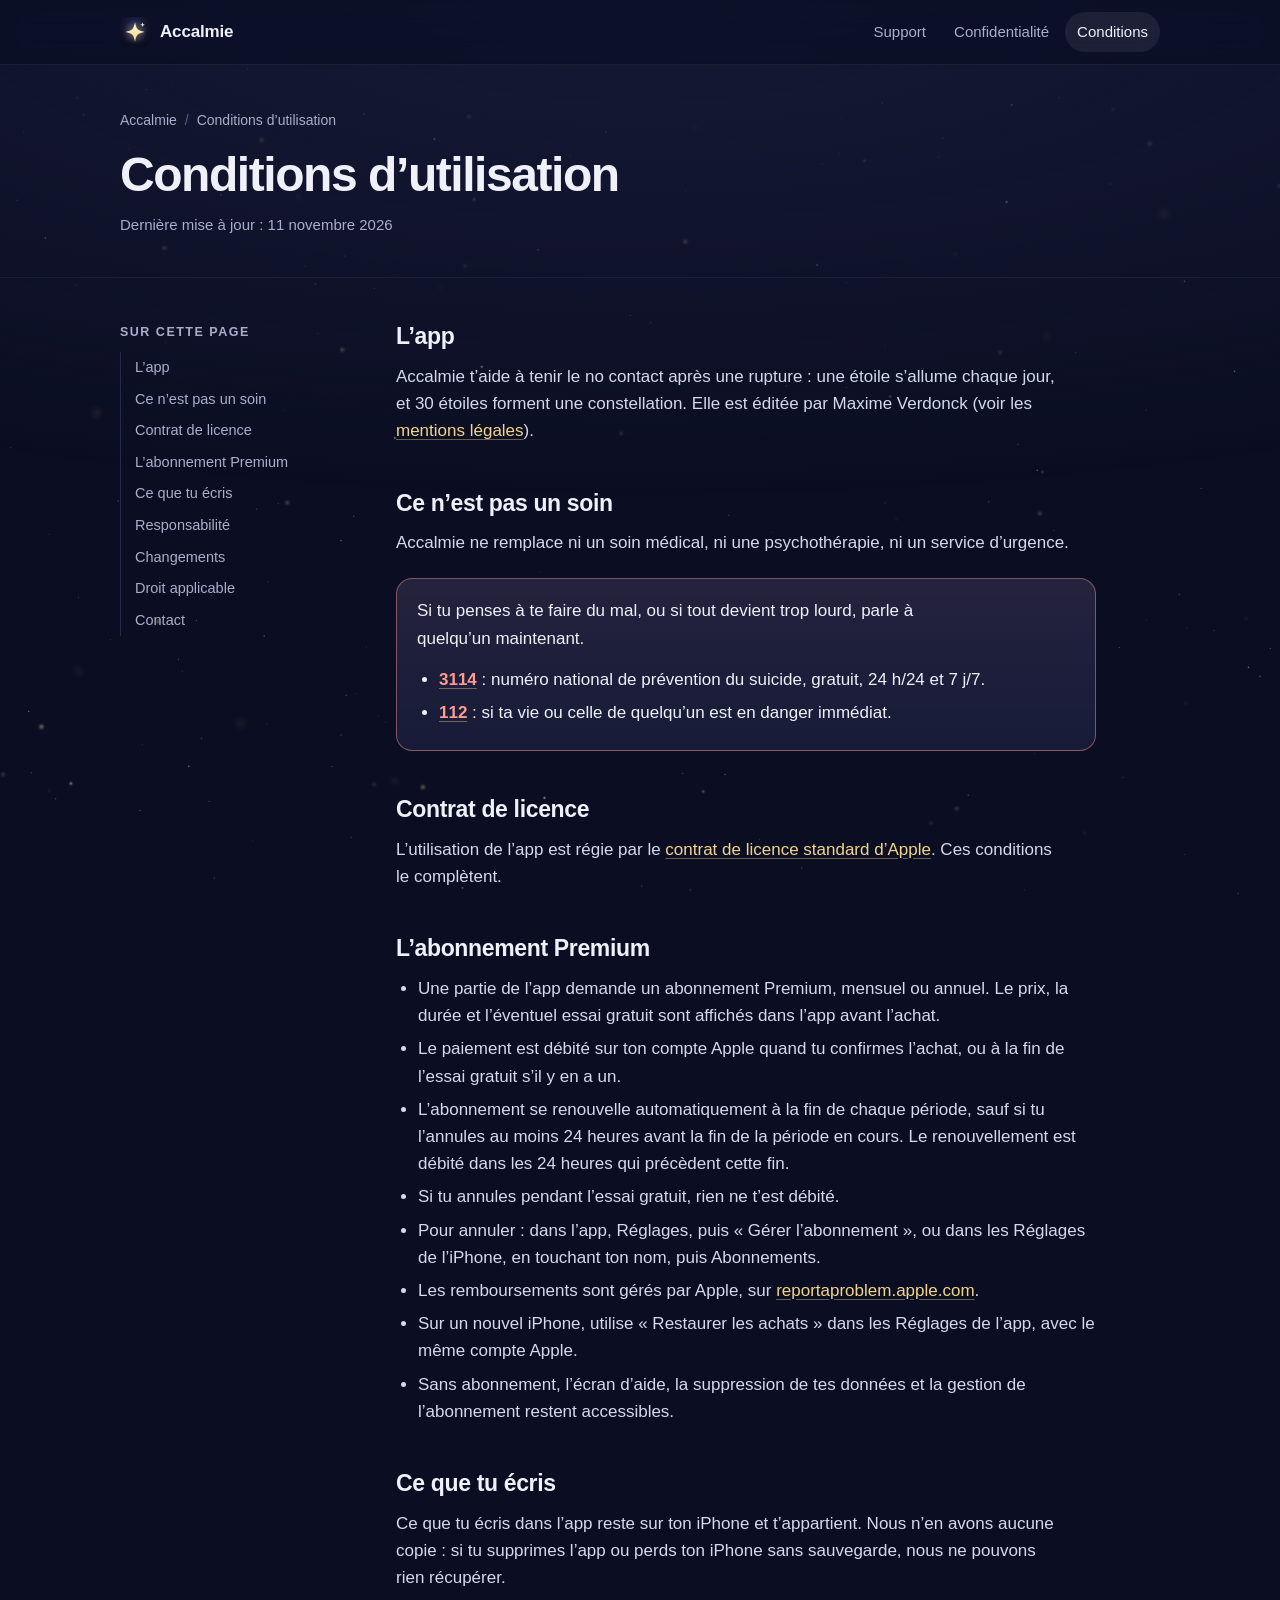
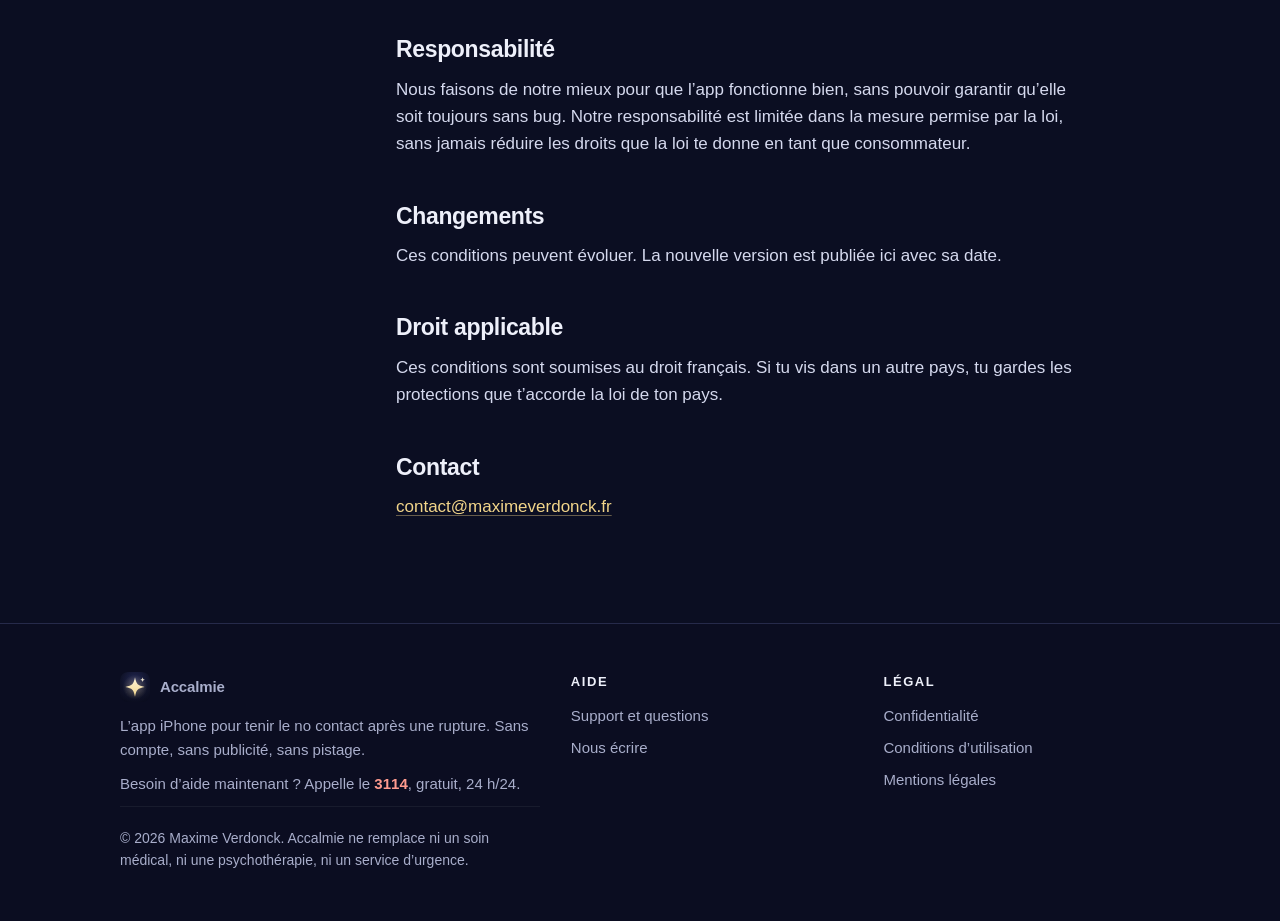
<file: conditions/index.html>
<!doctype html>
<html lang="fr">
<head>
<meta charset="utf-8">
<meta name="viewport" content="width=device-width, initial-scale=1">
<title>Conditions d’utilisation | Accalmie</title>
<meta name="description" content="Conditions d’utilisation de l’app Accalmie et de l’abonnement Premium : renouvellement, annulation, remboursement, responsabilité.">
<meta name="robots" content="index, follow">
<link rel="canonical" href="https://nocontact.maximeverdonck.fr/conditions/">
<meta name="author" content="Maxime Verdonck">
<meta name="theme-color" content="#0B0E22">
<meta name="color-scheme" content="dark">
<link rel="icon" href="/favicon.ico?v=2" sizes="48x48">
<link rel="icon" href="/favicon.svg?v=2" type="image/svg+xml">
<link rel="apple-touch-icon" href="/apple-touch-icon.png?v=2">
<link rel="manifest" href="/site.webmanifest">
<meta name="apple-mobile-web-app-title" content="Accalmie">
<meta property="og:type" content="website">
<meta property="og:site_name" content="Accalmie">
<meta property="og:locale" content="fr_FR">
<meta property="og:url" content="https://nocontact.maximeverdonck.fr/conditions/">
<meta property="og:title" content="Conditions d’utilisation | Accalmie">
<meta property="og:description" content="Conditions d’utilisation de l’app Accalmie et de l’abonnement Premium : renouvellement, annulation, remboursement, responsabilité.">
<meta property="og:image" content="https://nocontact.maximeverdonck.fr/og.png">
<meta property="og:image:type" content="image/png">
<meta property="og:image:width" content="1200">
<meta property="og:image:height" content="630">
<meta property="og:image:alt" content="Accalmie : une étoile s’allume chaque jour sans contact">
<meta name="twitter:card" content="summary_large_image">
<meta name="twitter:title" content="Conditions d’utilisation | Accalmie">
<meta name="twitter:description" content="Conditions d’utilisation de l’app Accalmie et de l’abonnement Premium : renouvellement, annulation, remboursement, responsabilité.">
<meta name="twitter:image" content="https://nocontact.maximeverdonck.fr/og.png">
<link rel="stylesheet" href="/style.css?v=7">
<script src="/smooth.js?v=2" defer></script>
<script type="application/ld+json">{"@context":"https://schema.org","@type":"BreadcrumbList","itemListElement":[{"@type":"ListItem","position":1,"name":"Accalmie","item":"https://nocontact.maximeverdonck.fr/"},{"@type":"ListItem","position":2,"name":"Conditions d’utilisation","item":"https://nocontact.maximeverdonck.fr/conditions/"}]}</script>
</head>
<body>
<a class="skip" href="#contenu">Aller au contenu</a>
<header class="site-header">
  <div class="wrap">
    <a class="brand" href="/"><img src="/favicon.svg?v=2" alt="" width="30" height="30">Accalmie</a>
    <nav class="site-nav" aria-label="Navigation principale">
      <a href="/support/">Support</a>
      <a class="optional" href="/confidentialite/">Confidentialité</a>
      <a class="optional" href="/conditions/" aria-current="page">Conditions</a>
    </nav>
  </div>
</header>
<main id="contenu">
<div class="page-head">
  <div class="wrap">
    <ol class="crumbs" aria-label="Fil d’Ariane">
      <li><a href="/">Accalmie</a></li>
      <li aria-current="page">Conditions d’utilisation</li>
    </ol>
    <h1>Conditions d’utilisation</h1>
    <p class="updated">Dernière mise à jour : 11 novembre 2026</p>
  </div>
</div>
<div class="wrap page-body">
  <nav class="toc" aria-label="Sur cette page">
    <p>Sur cette page</p>
    <ol>
        <li><a href="#l-app">L’app</a></li>
        <li><a href="#ce-n-est-pas-un-soin">Ce n’est pas un soin</a></li>
        <li><a href="#contrat-de-licence">Contrat de licence</a></li>
        <li><a href="#l-abonnement-premium">L’abonnement Premium</a></li>
        <li><a href="#ce-que-tu-ecris">Ce que tu écris</a></li>
        <li><a href="#responsabilite">Responsabilité</a></li>
        <li><a href="#changements">Changements</a></li>
        <li><a href="#droit-applicable">Droit applicable</a></li>
        <li><a href="#contact">Contact</a></li>
    </ol>
  </nav>
  <article class="prose">
<h2 id="l-app">L’app</h2>
<p>Accalmie t’aide à tenir le no contact après une rupture : une étoile s’allume chaque jour, et 30 étoiles forment une constellation. Elle est éditée par Maxime Verdonck (voir les <a href="/mentions-legales/">mentions légales</a>).</p>

<h2 id="ce-n-est-pas-un-soin">Ce n’est pas un soin</h2>
<p>Accalmie ne remplace ni un soin médical, ni une psychothérapie, ni un service d’urgence.</p>
<div class="card help">
  <p>Si tu penses à te faire du mal, ou si tout devient trop lourd, parle à quelqu’un maintenant.</p>
  <ul>
    <li><strong><a href="tel:3114">3114</a></strong> : numéro national de prévention du suicide, gratuit, 24 h/24 et 7 j/7.</li>
    <li><strong><a href="tel:112">112</a></strong> : si ta vie ou celle de quelqu’un est en danger immédiat.</li>
  </ul>
</div>

<h2 id="contrat-de-licence">Contrat de licence</h2>
<p>L’utilisation de l’app est régie par le <a href="https://www.apple.com/legal/internet-services/itunes/dev/stdeula/">contrat de licence standard d’Apple</a>. Ces conditions le complètent.</p>

<h2 id="l-abonnement-premium">L’abonnement Premium</h2>
<ul>
  <li>Une partie de l’app demande un abonnement Premium, mensuel ou annuel. Le prix, la durée et l’éventuel essai gratuit sont affichés dans l’app avant l’achat.</li>
  <li>Le paiement est débité sur ton compte Apple quand tu confirmes l’achat, ou à la fin de l’essai gratuit s’il y en a un.</li>
  <li>L’abonnement se renouvelle automatiquement à la fin de chaque période, sauf si tu l’annules au moins 24 heures avant la fin de la période en cours. Le renouvellement est débité dans les 24 heures qui précèdent cette fin.</li>
  <li>Si tu annules pendant l’essai gratuit, rien ne t’est débité.</li>
  <li>Pour annuler : dans l’app, Réglages, puis « Gérer l’abonnement », ou dans les Réglages de l’iPhone, en touchant ton nom, puis Abonnements.</li>
  <li>Les remboursements sont gérés par Apple, sur <a href="https://reportaproblem.apple.com">reportaproblem.apple.com</a>.</li>
  <li>Sur un nouvel iPhone, utilise « Restaurer les achats » dans les Réglages de l’app, avec le même compte Apple.</li>
  <li>Sans abonnement, l’écran d’aide, la suppression de tes données et la gestion de l’abonnement restent accessibles.</li>
</ul>

<h2 id="ce-que-tu-ecris">Ce que tu écris</h2>
<p>Ce que tu écris dans l’app reste sur ton iPhone et t’appartient. Nous n’en avons aucune copie : si tu supprimes l’app ou perds ton iPhone sans sauvegarde, nous ne pouvons rien récupérer.</p>

<h2 id="responsabilite">Responsabilité</h2>
<p>Nous faisons de notre mieux pour que l’app fonctionne bien, sans pouvoir garantir qu’elle soit toujours sans bug. Notre responsabilité est limitée dans la mesure permise par la loi, sans jamais réduire les droits que la loi te donne en tant que consommateur.</p>

<h2 id="changements">Changements</h2>
<p>Ces conditions peuvent évoluer. La nouvelle version est publiée ici avec sa date.</p>

<h2 id="droit-applicable">Droit applicable</h2>
<p>Ces conditions sont soumises au droit français. Si tu vis dans un autre pays, tu gardes les protections que t’accorde la loi de ton pays.</p>

<h2 id="contact">Contact</h2>
<p><a href="mailto:contact@maximeverdonck.fr">contact@maximeverdonck.fr</a></p>
  </article>
</div>
</main>
<footer class="site-footer">
  <div class="wrap">
    <div class="footer-grid">
      <div>
        <a class="brand" href="/"><img src="/favicon.svg?v=2" alt="" width="30" height="30" loading="lazy">Accalmie</a>
        <p>L’app iPhone pour tenir le no contact après une rupture. Sans compte, sans publicité, sans pistage.</p>
        <p class="urgent">Besoin d’aide maintenant ? Appelle le <a href="tel:3114">3114</a>, gratuit, 24 h/24.</p>
      </div>
      <nav aria-label="Aide">
        <h2>Aide</h2>
        <ul>
          <li><a href="/support/">Support et questions</a></li>
          <li><a href="mailto:contact@maximeverdonck.fr">Nous écrire</a></li>
        </ul>
      </nav>
      <nav aria-label="Informations légales">
        <h2>Légal</h2>
        <ul>
          <li><a href="/confidentialite/">Confidentialité</a></li>
          <li><a href="/conditions/">Conditions d’utilisation</a></li>
          <li><a href="/mentions-legales/">Mentions légales</a></li>
        </ul>
      </nav>
    </div>
    <p class="footer-bottom">© 2026 Maxime Verdonck. Accalmie ne remplace ni un soin médical, ni une psychothérapie, ni un service d’urgence.</p>
  </div>
</footer>
</body>
</html>
</file>
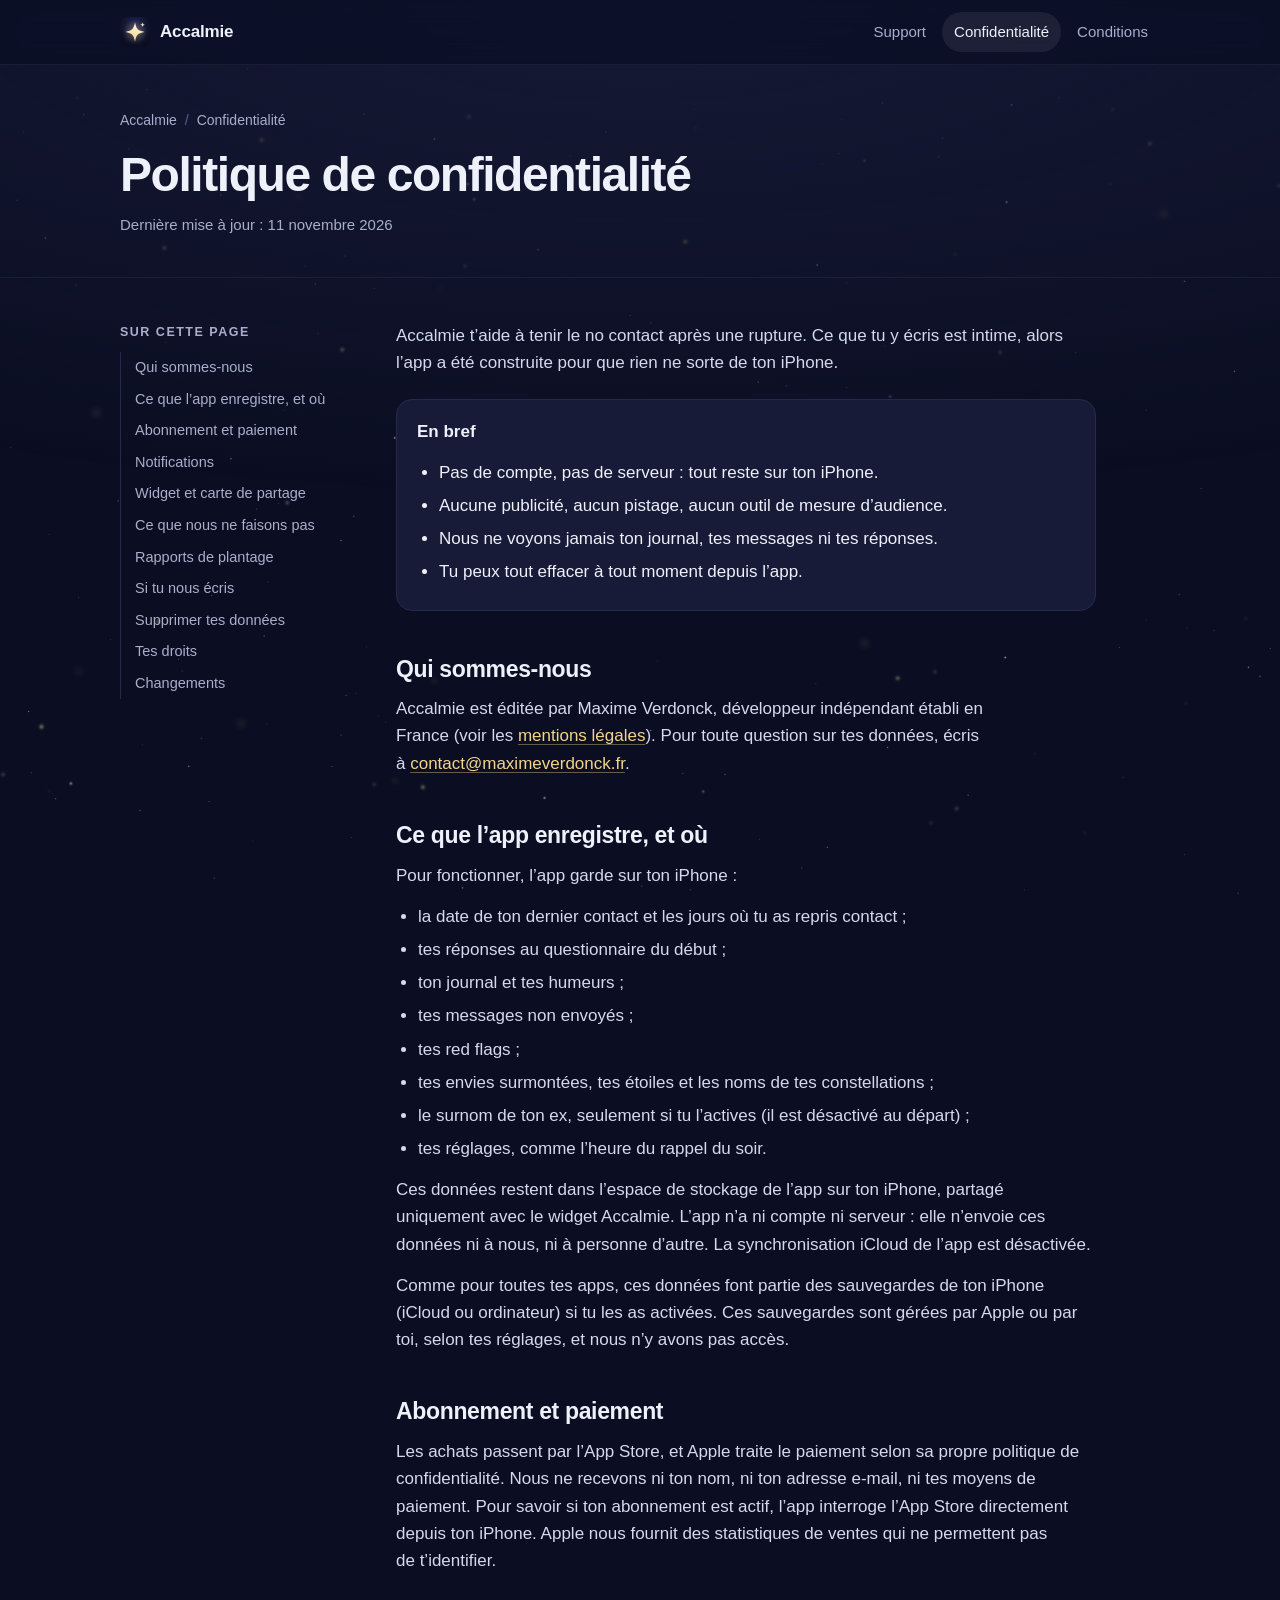
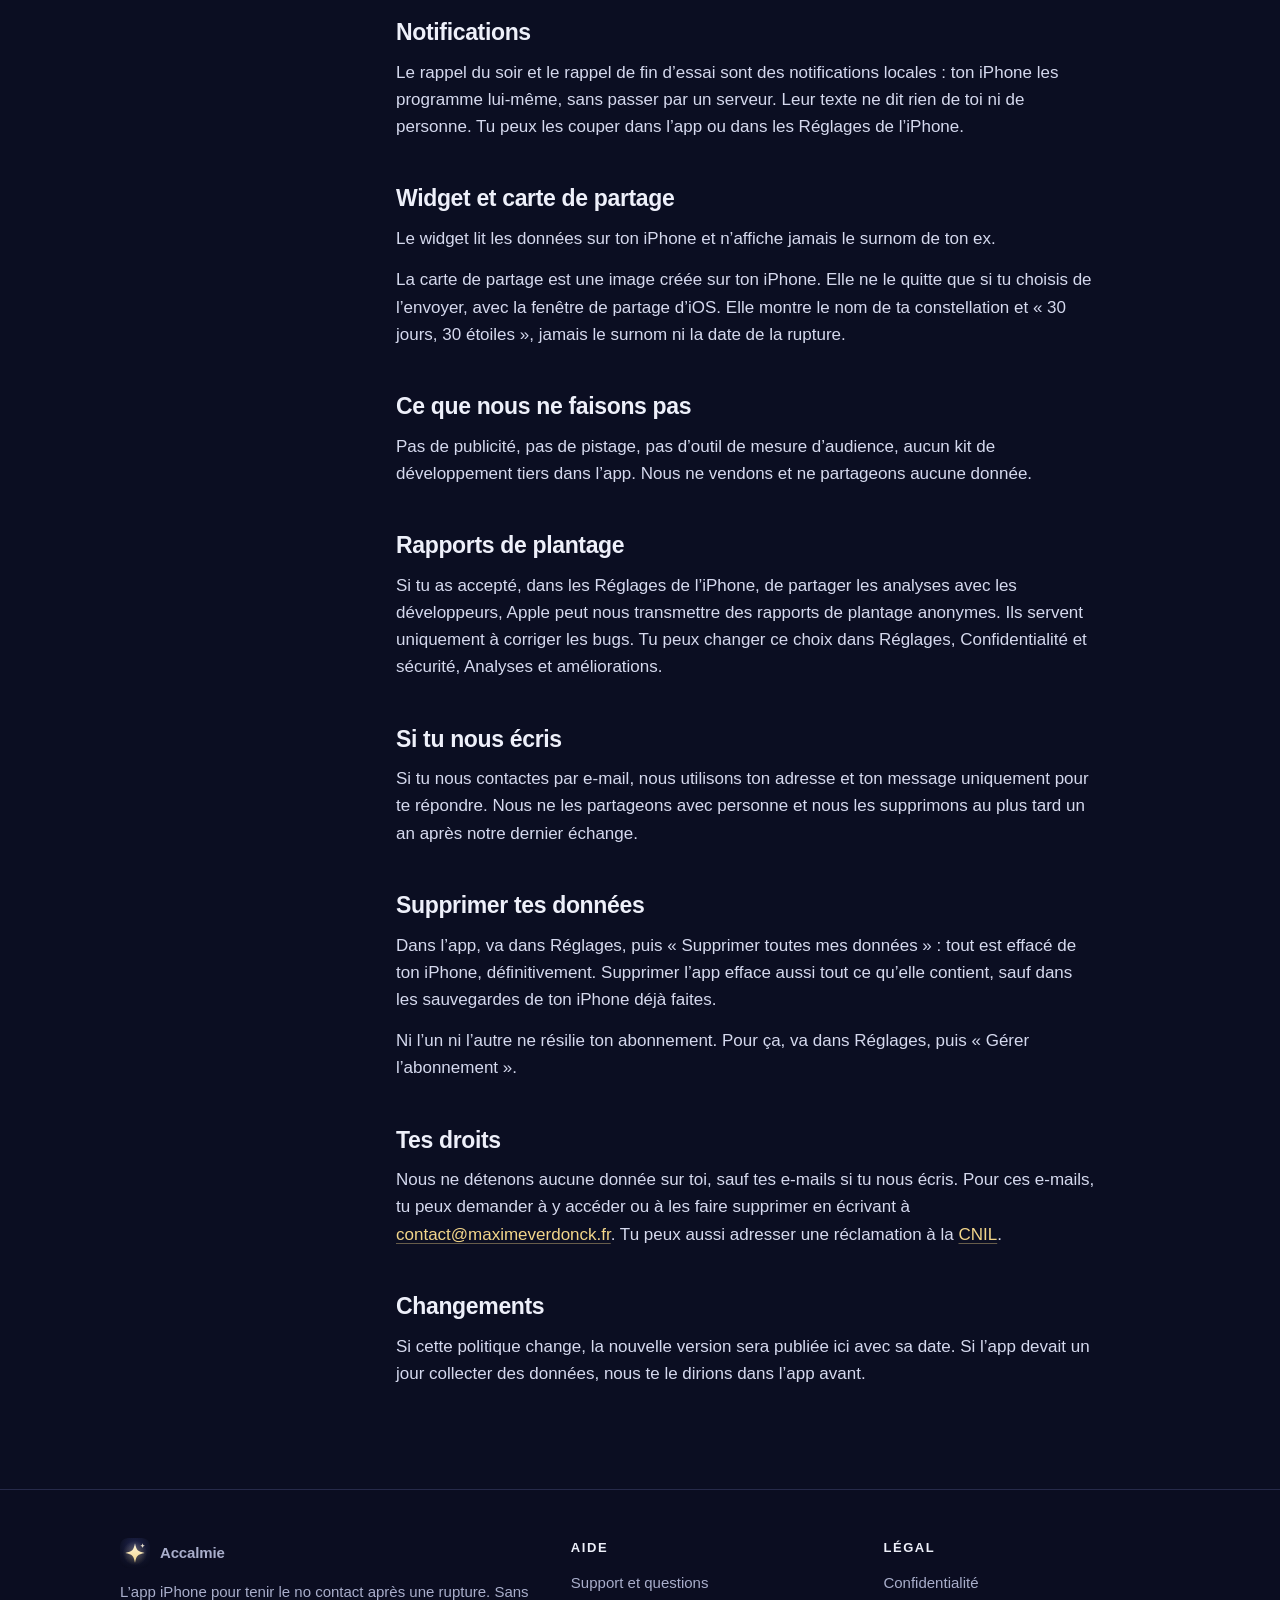
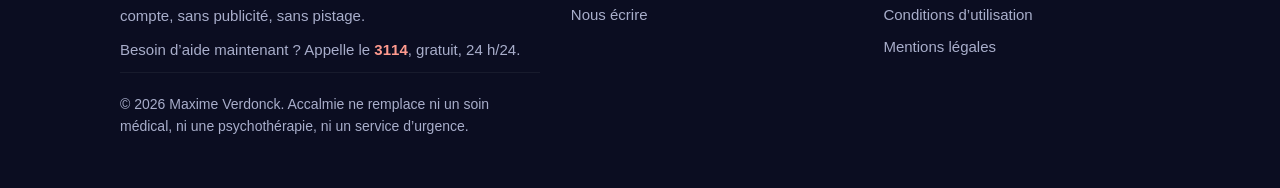
<file: confidentialite/index.html>
<!doctype html>
<html lang="fr">
<head>
<meta charset="utf-8">
<meta name="viewport" content="width=device-width, initial-scale=1">
<title>Politique de confidentialité | Accalmie</title>
<meta name="description" content="Politique de confidentialité de l’app Accalmie : pas de compte, pas de serveur, pas de pistage. Ton journal et tes messages restent sur ton iPhone.">
<meta name="robots" content="index, follow">
<link rel="canonical" href="https://nocontact.maximeverdonck.fr/confidentialite/">
<meta name="author" content="Maxime Verdonck">
<meta name="theme-color" content="#0B0E22">
<meta name="color-scheme" content="dark">
<link rel="icon" href="/favicon.ico?v=2" sizes="48x48">
<link rel="icon" href="/favicon.svg?v=2" type="image/svg+xml">
<link rel="apple-touch-icon" href="/apple-touch-icon.png?v=2">
<link rel="manifest" href="/site.webmanifest">
<meta name="apple-mobile-web-app-title" content="Accalmie">
<meta property="og:type" content="website">
<meta property="og:site_name" content="Accalmie">
<meta property="og:locale" content="fr_FR">
<meta property="og:url" content="https://nocontact.maximeverdonck.fr/confidentialite/">
<meta property="og:title" content="Politique de confidentialité | Accalmie">
<meta property="og:description" content="Politique de confidentialité de l’app Accalmie : pas de compte, pas de serveur, pas de pistage. Ton journal et tes messages restent sur ton iPhone.">
<meta property="og:image" content="https://nocontact.maximeverdonck.fr/og.png">
<meta property="og:image:type" content="image/png">
<meta property="og:image:width" content="1200">
<meta property="og:image:height" content="630">
<meta property="og:image:alt" content="Accalmie : une étoile s’allume chaque jour sans contact">
<meta name="twitter:card" content="summary_large_image">
<meta name="twitter:title" content="Politique de confidentialité | Accalmie">
<meta name="twitter:description" content="Politique de confidentialité de l’app Accalmie : pas de compte, pas de serveur, pas de pistage. Ton journal et tes messages restent sur ton iPhone.">
<meta name="twitter:image" content="https://nocontact.maximeverdonck.fr/og.png">
<link rel="stylesheet" href="/style.css?v=7">
<script src="/smooth.js?v=2" defer></script>
<script type="application/ld+json">{"@context":"https://schema.org","@type":"BreadcrumbList","itemListElement":[{"@type":"ListItem","position":1,"name":"Accalmie","item":"https://nocontact.maximeverdonck.fr/"},{"@type":"ListItem","position":2,"name":"Confidentialité","item":"https://nocontact.maximeverdonck.fr/confidentialite/"}]}</script>
</head>
<body>
<a class="skip" href="#contenu">Aller au contenu</a>
<header class="site-header">
  <div class="wrap">
    <a class="brand" href="/"><img src="/favicon.svg?v=2" alt="" width="30" height="30">Accalmie</a>
    <nav class="site-nav" aria-label="Navigation principale">
      <a href="/support/">Support</a>
      <a class="optional" href="/confidentialite/" aria-current="page">Confidentialité</a>
      <a class="optional" href="/conditions/">Conditions</a>
    </nav>
  </div>
</header>
<main id="contenu">
<div class="page-head">
  <div class="wrap">
    <ol class="crumbs" aria-label="Fil d’Ariane">
      <li><a href="/">Accalmie</a></li>
      <li aria-current="page">Confidentialité</li>
    </ol>
    <h1>Politique de confidentialité</h1>
    <p class="updated">Dernière mise à jour : 11 novembre 2026</p>
  </div>
</div>
<div class="wrap page-body">
  <nav class="toc" aria-label="Sur cette page">
    <p>Sur cette page</p>
    <ol>
        <li><a href="#qui-sommes-nous">Qui sommes-nous</a></li>
        <li><a href="#ce-que-l-app-enregistre-et-ou">Ce que l’app enregistre, et où</a></li>
        <li><a href="#abonnement-et-paiement">Abonnement et paiement</a></li>
        <li><a href="#notifications">Notifications</a></li>
        <li><a href="#widget-et-carte-de-partage">Widget et carte de partage</a></li>
        <li><a href="#ce-que-nous-ne-faisons-pas">Ce que nous ne faisons pas</a></li>
        <li><a href="#rapports-de-plantage">Rapports de plantage</a></li>
        <li><a href="#si-tu-nous-ecris">Si tu nous écris</a></li>
        <li><a href="#supprimer-tes-donnees">Supprimer tes données</a></li>
        <li><a href="#tes-droits">Tes droits</a></li>
        <li><a href="#changements">Changements</a></li>
    </ol>
  </nav>
  <article class="prose">
<p>Accalmie t’aide à tenir le no contact après une rupture. Ce que tu y écris est intime, alors l’app a été construite pour que rien ne sorte de ton iPhone.</p>

<div class="card">
  <p><strong>En bref</strong></p>
  <ul>
    <li>Pas de compte, pas de serveur : tout reste sur ton iPhone.</li>
    <li>Aucune publicité, aucun pistage, aucun outil de mesure d’audience.</li>
    <li>Nous ne voyons jamais ton journal, tes messages ni tes réponses.</li>
    <li>Tu peux tout effacer à tout moment depuis l’app.</li>
  </ul>
</div>

<h2 id="qui-sommes-nous">Qui sommes-nous</h2>
<p>Accalmie est éditée par Maxime Verdonck, développeur indépendant établi en France (voir les <a href="/mentions-legales/">mentions légales</a>). Pour toute question sur tes données, écris à <a href="mailto:contact@maximeverdonck.fr">contact@maximeverdonck.fr</a>.</p>

<h2 id="ce-que-l-app-enregistre-et-ou">Ce que l’app enregistre, et où</h2>
<p>Pour fonctionner, l’app garde sur ton iPhone :</p>
<ul>
  <li>la date de ton dernier contact et les jours où tu as repris contact ;</li>
  <li>tes réponses au questionnaire du début ;</li>
  <li>ton journal et tes humeurs ;</li>
  <li>tes messages non envoyés ;</li>
  <li>tes red flags ;</li>
  <li>tes envies surmontées, tes étoiles et les noms de tes constellations ;</li>
  <li>le surnom de ton ex, seulement si tu l’actives (il est désactivé au départ) ;</li>
  <li>tes réglages, comme l’heure du rappel du soir.</li>
</ul>
<p>Ces données restent dans l’espace de stockage de l’app sur ton iPhone, partagé uniquement avec le widget Accalmie. L’app n’a ni compte ni serveur : elle n’envoie ces données ni à nous, ni à personne d’autre. La synchronisation iCloud de l’app est désactivée.</p>
<p>Comme pour toutes tes apps, ces données font partie des sauvegardes de ton iPhone (iCloud ou ordinateur) si tu les as activées. Ces sauvegardes sont gérées par Apple ou par toi, selon tes réglages, et nous n’y avons pas accès.</p>

<h2 id="abonnement-et-paiement">Abonnement et paiement</h2>
<p>Les achats passent par l’App Store, et Apple traite le paiement selon sa propre politique de confidentialité. Nous ne recevons ni ton nom, ni ton adresse e-mail, ni tes moyens de paiement. Pour savoir si ton abonnement est actif, l’app interroge l’App Store directement depuis ton iPhone. Apple nous fournit des statistiques de ventes qui ne permettent pas de t’identifier.</p>

<h2 id="notifications">Notifications</h2>
<p>Le rappel du soir et le rappel de fin d’essai sont des notifications locales : ton iPhone les programme lui-même, sans passer par un serveur. Leur texte ne dit rien de toi ni de personne. Tu peux les couper dans l’app ou dans les Réglages de l’iPhone.</p>

<h2 id="widget-et-carte-de-partage">Widget et carte de partage</h2>
<p>Le widget lit les données sur ton iPhone et n’affiche jamais le surnom de ton ex.</p>
<p>La carte de partage est une image créée sur ton iPhone. Elle ne le quitte que si tu choisis de l’envoyer, avec la fenêtre de partage d’iOS. Elle montre le nom de ta constellation et « 30 jours, 30 étoiles », jamais le surnom ni la date de la rupture.</p>

<h2 id="ce-que-nous-ne-faisons-pas">Ce que nous ne faisons pas</h2>
<p>Pas de publicité, pas de pistage, pas d’outil de mesure d’audience, aucun kit de développement tiers dans l’app. Nous ne vendons et ne partageons aucune donnée.</p>

<h2 id="rapports-de-plantage">Rapports de plantage</h2>
<p>Si tu as accepté, dans les Réglages de l’iPhone, de partager les analyses avec les développeurs, Apple peut nous transmettre des rapports de plantage anonymes. Ils servent uniquement à corriger les bugs. Tu peux changer ce choix dans Réglages, Confidentialité et sécurité, Analyses et améliorations.</p>

<h2 id="si-tu-nous-ecris">Si tu nous écris</h2>
<p>Si tu nous contactes par e-mail, nous utilisons ton adresse et ton message uniquement pour te répondre. Nous ne les partageons avec personne et nous les supprimons au plus tard un an après notre dernier échange.</p>

<h2 id="supprimer-tes-donnees">Supprimer tes données</h2>
<p>Dans l’app, va dans Réglages, puis « Supprimer toutes mes données » : tout est effacé de ton iPhone, définitivement. Supprimer l’app efface aussi tout ce qu’elle contient, sauf dans les sauvegardes de ton iPhone déjà faites.</p>
<p>Ni l’un ni l’autre ne résilie ton abonnement. Pour ça, va dans Réglages, puis « Gérer l’abonnement ».</p>

<h2 id="tes-droits">Tes droits</h2>
<p>Nous ne détenons aucune donnée sur toi, sauf tes e-mails si tu nous écris. Pour ces e-mails, tu peux demander à y accéder ou à les faire supprimer en écrivant à <a href="mailto:contact@maximeverdonck.fr">contact@maximeverdonck.fr</a>. Tu peux aussi adresser une réclamation à la <a href="https://www.cnil.fr" rel="noopener">CNIL</a>.</p>

<h2 id="changements">Changements</h2>
<p>Si cette politique change, la nouvelle version sera publiée ici avec sa date. Si l’app devait un jour collecter des données, nous te le dirions dans l’app avant.</p>
  </article>
</div>
</main>
<footer class="site-footer">
  <div class="wrap">
    <div class="footer-grid">
      <div>
        <a class="brand" href="/"><img src="/favicon.svg?v=2" alt="" width="30" height="30" loading="lazy">Accalmie</a>
        <p>L’app iPhone pour tenir le no contact après une rupture. Sans compte, sans publicité, sans pistage.</p>
        <p class="urgent">Besoin d’aide maintenant ? Appelle le <a href="tel:3114">3114</a>, gratuit, 24 h/24.</p>
      </div>
      <nav aria-label="Aide">
        <h2>Aide</h2>
        <ul>
          <li><a href="/support/">Support et questions</a></li>
          <li><a href="mailto:contact@maximeverdonck.fr">Nous écrire</a></li>
        </ul>
      </nav>
      <nav aria-label="Informations légales">
        <h2>Légal</h2>
        <ul>
          <li><a href="/confidentialite/">Confidentialité</a></li>
          <li><a href="/conditions/">Conditions d’utilisation</a></li>
          <li><a href="/mentions-legales/">Mentions légales</a></li>
        </ul>
      </nav>
    </div>
    <p class="footer-bottom">© 2026 Maxime Verdonck. Accalmie ne remplace ni un soin médical, ni une psychothérapie, ni un service d’urgence.</p>
  </div>
</footer>
</body>
</html>
</file>
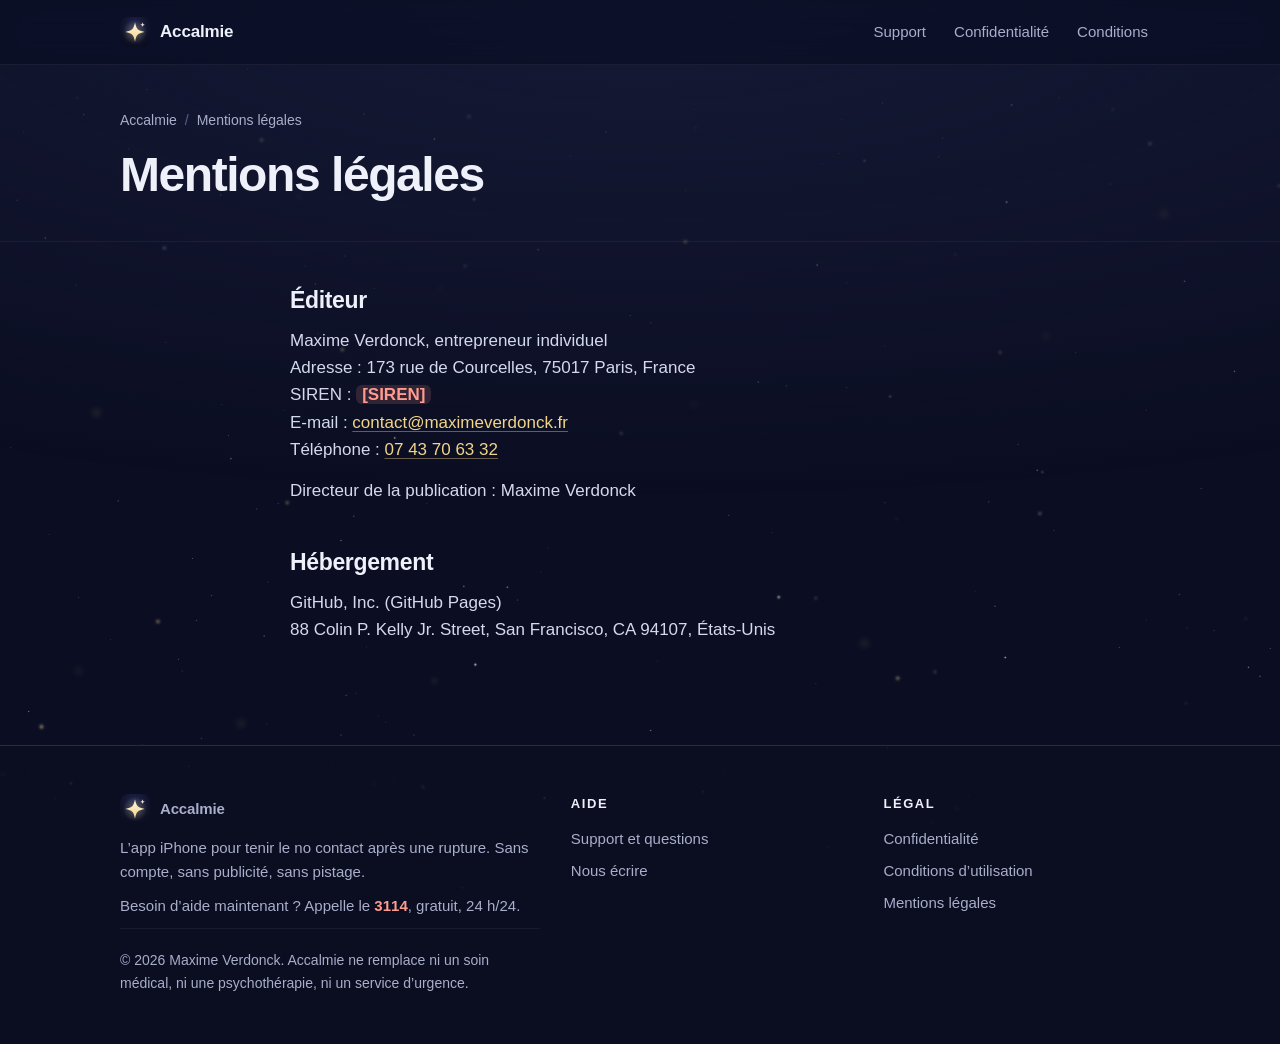
<file: mentions-legales/index.html>
<!doctype html>
<html lang="fr">
<head>
<meta charset="utf-8">
<meta name="viewport" content="width=device-width, initial-scale=1">
<title>Mentions légales | Accalmie</title>
<meta name="description" content="Mentions légales du site et de l’app Accalmie : éditeur, directeur de la publication, hébergeur.">
<meta name="robots" content="index, follow">
<link rel="canonical" href="https://nocontact.maximeverdonck.fr/mentions-legales/">
<meta name="author" content="Maxime Verdonck">
<meta name="theme-color" content="#0B0E22">
<meta name="color-scheme" content="dark">
<link rel="icon" href="/favicon.ico?v=2" sizes="48x48">
<link rel="icon" href="/favicon.svg?v=2" type="image/svg+xml">
<link rel="apple-touch-icon" href="/apple-touch-icon.png?v=2">
<link rel="manifest" href="/site.webmanifest">
<meta name="apple-mobile-web-app-title" content="Accalmie">
<meta property="og:type" content="website">
<meta property="og:site_name" content="Accalmie">
<meta property="og:locale" content="fr_FR">
<meta property="og:url" content="https://nocontact.maximeverdonck.fr/mentions-legales/">
<meta property="og:title" content="Mentions légales | Accalmie">
<meta property="og:description" content="Mentions légales du site et de l’app Accalmie : éditeur, directeur de la publication, hébergeur.">
<meta property="og:image" content="https://nocontact.maximeverdonck.fr/og.png">
<meta property="og:image:type" content="image/png">
<meta property="og:image:width" content="1200">
<meta property="og:image:height" content="630">
<meta property="og:image:alt" content="Accalmie : une étoile s’allume chaque jour sans contact">
<meta name="twitter:card" content="summary_large_image">
<meta name="twitter:title" content="Mentions légales | Accalmie">
<meta name="twitter:description" content="Mentions légales du site et de l’app Accalmie : éditeur, directeur de la publication, hébergeur.">
<meta name="twitter:image" content="https://nocontact.maximeverdonck.fr/og.png">
<link rel="stylesheet" href="/style.css?v=7">
<script src="/smooth.js?v=2" defer></script>
<script type="application/ld+json">{"@context":"https://schema.org","@type":"BreadcrumbList","itemListElement":[{"@type":"ListItem","position":1,"name":"Accalmie","item":"https://nocontact.maximeverdonck.fr/"},{"@type":"ListItem","position":2,"name":"Mentions légales","item":"https://nocontact.maximeverdonck.fr/mentions-legales/"}]}</script>
</head>
<body>
<a class="skip" href="#contenu">Aller au contenu</a>
<header class="site-header">
  <div class="wrap">
    <a class="brand" href="/"><img src="/favicon.svg?v=2" alt="" width="30" height="30">Accalmie</a>
    <nav class="site-nav" aria-label="Navigation principale">
      <a href="/support/">Support</a>
      <a class="optional" href="/confidentialite/">Confidentialité</a>
      <a class="optional" href="/conditions/">Conditions</a>
    </nav>
  </div>
</header>
<main id="contenu">
<div class="page-head">
  <div class="wrap">
    <ol class="crumbs" aria-label="Fil d’Ariane">
      <li><a href="/">Accalmie</a></li>
      <li aria-current="page">Mentions légales</li>
    </ol>
    <h1>Mentions légales</h1>
  </div>
</div>
<div class="wrap page-body single">
  <article class="prose">
<h2 id="editeur">Éditeur</h2>
<p>Maxime Verdonck, entrepreneur individuel<br>
Adresse : 173 rue de Courcelles, 75017 Paris, France<br>
SIREN : <span class="todo">[SIREN]</span><br>
E-mail : <a href="mailto:contact@maximeverdonck.fr">contact@maximeverdonck.fr</a><br>
Téléphone : <a href="tel:+33743706332">07 43 70 63 32</a></p>
<p>Directeur de la publication : Maxime Verdonck</p>

<h2 id="hebergement">Hébergement</h2>
<p>GitHub, Inc. (GitHub Pages)<br>
88 Colin P. Kelly Jr. Street, San Francisco, CA 94107, États-Unis</p>
  </article>
</div>
</main>
<footer class="site-footer">
  <div class="wrap">
    <div class="footer-grid">
      <div>
        <a class="brand" href="/"><img src="/favicon.svg?v=2" alt="" width="30" height="30" loading="lazy">Accalmie</a>
        <p>L’app iPhone pour tenir le no contact après une rupture. Sans compte, sans publicité, sans pistage.</p>
        <p class="urgent">Besoin d’aide maintenant ? Appelle le <a href="tel:3114">3114</a>, gratuit, 24 h/24.</p>
      </div>
      <nav aria-label="Aide">
        <h2>Aide</h2>
        <ul>
          <li><a href="/support/">Support et questions</a></li>
          <li><a href="mailto:contact@maximeverdonck.fr">Nous écrire</a></li>
        </ul>
      </nav>
      <nav aria-label="Informations légales">
        <h2>Légal</h2>
        <ul>
          <li><a href="/confidentialite/">Confidentialité</a></li>
          <li><a href="/conditions/">Conditions d’utilisation</a></li>
          <li><a href="/mentions-legales/">Mentions légales</a></li>
        </ul>
      </nav>
    </div>
    <p class="footer-bottom">© 2026 Maxime Verdonck. Accalmie ne remplace ni un soin médical, ni une psychothérapie, ni un service d’urgence.</p>
  </div>
</footer>
</body>
</html>
</file>
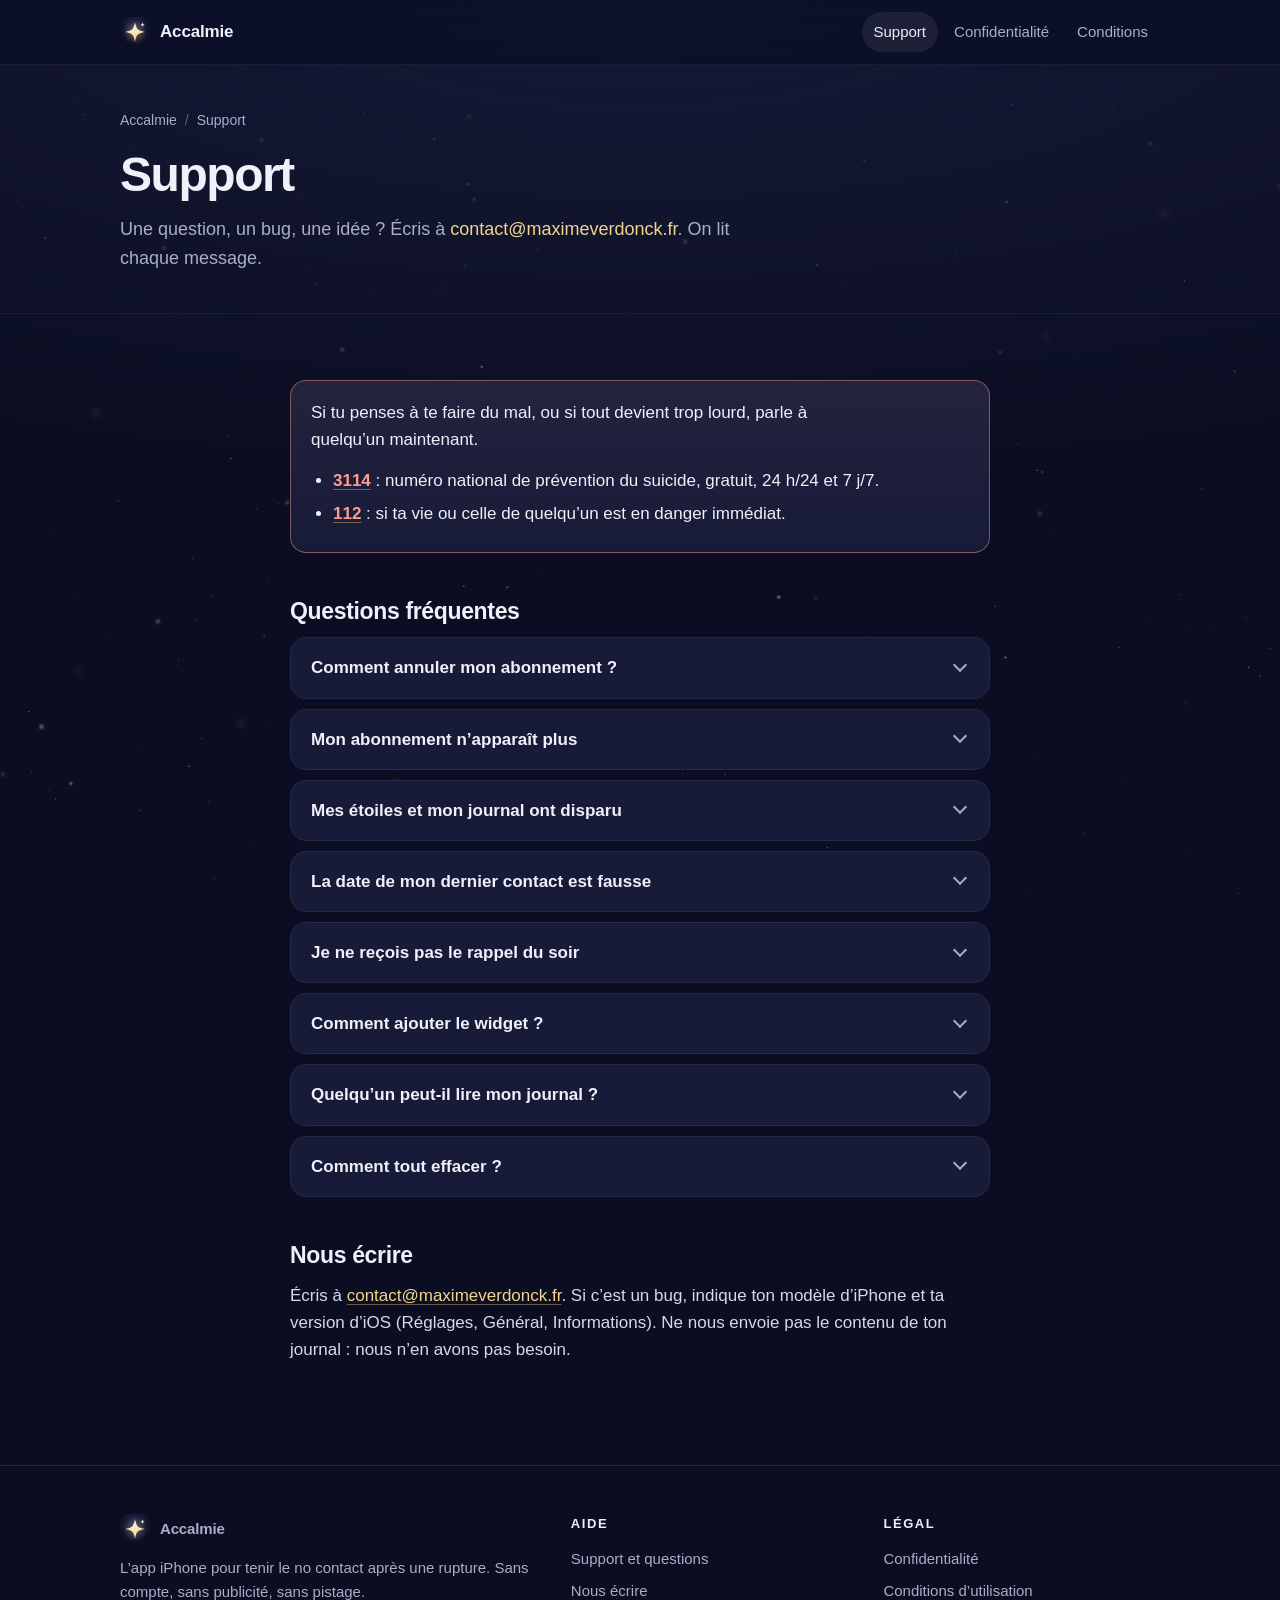
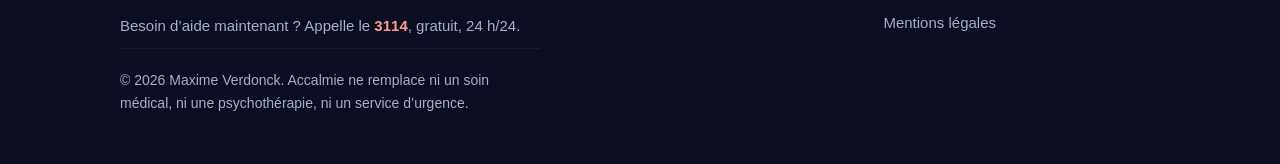
<file: support/index.html>
<!doctype html>
<html lang="fr">
<head>
<meta charset="utf-8">
<meta name="viewport" content="width=device-width, initial-scale=1">
<title>Support et questions fréquentes | Accalmie</title>
<meta name="description" content="Aide pour l’app Accalmie : annuler ou restaurer l’abonnement, retrouver ses étoiles, ajouter le widget, tout effacer. Réponse par e-mail.">
<meta name="robots" content="index, follow">
<link rel="canonical" href="https://nocontact.maximeverdonck.fr/support/">
<meta name="author" content="Maxime Verdonck">
<meta name="theme-color" content="#0B0E22">
<meta name="color-scheme" content="dark">
<link rel="icon" href="/favicon.ico?v=2" sizes="48x48">
<link rel="icon" href="/favicon.svg?v=2" type="image/svg+xml">
<link rel="apple-touch-icon" href="/apple-touch-icon.png?v=2">
<link rel="manifest" href="/site.webmanifest">
<meta name="apple-mobile-web-app-title" content="Accalmie">
<meta property="og:type" content="website">
<meta property="og:site_name" content="Accalmie">
<meta property="og:locale" content="fr_FR">
<meta property="og:url" content="https://nocontact.maximeverdonck.fr/support/">
<meta property="og:title" content="Support et questions fréquentes | Accalmie">
<meta property="og:description" content="Aide pour l’app Accalmie : annuler ou restaurer l’abonnement, retrouver ses étoiles, ajouter le widget, tout effacer. Réponse par e-mail.">
<meta property="og:image" content="https://nocontact.maximeverdonck.fr/og.png">
<meta property="og:image:type" content="image/png">
<meta property="og:image:width" content="1200">
<meta property="og:image:height" content="630">
<meta property="og:image:alt" content="Accalmie : une étoile s’allume chaque jour sans contact">
<meta name="twitter:card" content="summary_large_image">
<meta name="twitter:title" content="Support et questions fréquentes | Accalmie">
<meta name="twitter:description" content="Aide pour l’app Accalmie : annuler ou restaurer l’abonnement, retrouver ses étoiles, ajouter le widget, tout effacer. Réponse par e-mail.">
<meta name="twitter:image" content="https://nocontact.maximeverdonck.fr/og.png">
<link rel="stylesheet" href="/style.css?v=7">
<script src="/smooth.js?v=2" defer></script>
<script type="application/ld+json">{"@context":"https://schema.org","@type":"BreadcrumbList","itemListElement":[{"@type":"ListItem","position":1,"name":"Accalmie","item":"https://nocontact.maximeverdonck.fr/"},{"@type":"ListItem","position":2,"name":"Support","item":"https://nocontact.maximeverdonck.fr/support/"}]}</script>
<script type="application/ld+json">{"@context":"https://schema.org","@type":"FAQPage","mainEntity":[{"@type":"Question","name":"Comment annuler mon abonnement ?","acceptedAnswer":{"@type":"Answer","text":"Dans l’app : Réglages, puis « Gérer l’abonnement ». Ou dans les Réglages de l’iPhone : touche ton nom, puis Abonnements. Annule au moins 24 heures avant la fin de l’essai ou de la période en cours. Supprimer l’app ne résilie pas l’abonnement."}},{"@type":"Question","name":"Mon abonnement n’apparaît plus","acceptedAnswer":{"@type":"Answer","text":"Après une réinstallation ou sur un nouvel iPhone, va dans Réglages, puis « Restaurer les achats ». Vérifie que tu utilises le même compte Apple que lors de l’achat."}},{"@type":"Question","name":"Mes étoiles et mon journal ont disparu","acceptedAnswer":{"@type":"Answer","text":"Tout est gardé uniquement sur ton iPhone : nous n’en avons aucune copie. Tes données reviennent si tu restaures une sauvegarde de ton iPhone (iCloud ou ordinateur) faite quand elles y étaient."}},{"@type":"Question","name":"La date de mon dernier contact est fausse","acceptedAnswer":{"@type":"Answer","text":"Va dans Réglages, puis « Dernier contact », et choisis la bonne date. Ton ciel est recalculé à partir de cette date."}},{"@type":"Question","name":"Je ne reçois pas le rappel du soir","acceptedAnswer":{"@type":"Answer","text":"Vérifie qu’il est activé dans Réglages, rubrique « Rappel du soir », et que les notifications sont autorisées pour Accalmie dans les Réglages de l’iPhone. Le rappel est suspendu tant que l’abonnement n’est pas actif."}},{"@type":"Question","name":"Comment ajouter le widget ?","acceptedAnswer":{"@type":"Answer","text":"Sur l’écran d’accueil, appuie longuement sur un espace vide, touche Modifier, puis Ajouter un widget, et cherche Accalmie. Il existe en petite et en moyenne taille. Il n’affiche jamais le surnom de ton ex."}},{"@type":"Question","name":"Quelqu’un peut-il lire mon journal ?","acceptedAnswer":{"@type":"Answer","text":"Nous, non : l’app n’a ni compte ni serveur, et rien ne quitte ton iPhone. Mais toute personne qui a ton iPhone déverrouillé entre les mains peut ouvrir l’app. Protège ton iPhone avec un code."}},{"@type":"Question","name":"Comment tout effacer ?","acceptedAnswer":{"@type":"Answer","text":"Va dans Réglages, puis « Supprimer toutes mes données ». C’est définitif. Ton abonnement, lui, n’est pas résilié."}}]}</script>
</head>
<body>
<a class="skip" href="#contenu">Aller au contenu</a>
<header class="site-header">
  <div class="wrap">
    <a class="brand" href="/"><img src="/favicon.svg?v=2" alt="" width="30" height="30">Accalmie</a>
    <nav class="site-nav" aria-label="Navigation principale">
      <a href="/support/" aria-current="page">Support</a>
      <a class="optional" href="/confidentialite/">Confidentialité</a>
      <a class="optional" href="/conditions/">Conditions</a>
    </nav>
  </div>
</header>
<main id="contenu">
<div class="page-head">
  <div class="wrap">
    <ol class="crumbs" aria-label="Fil d’Ariane">
      <li><a href="/">Accalmie</a></li>
      <li aria-current="page">Support</li>
    </ol>
    <h1>Support</h1>
    <p class="intro">Une question, un bug, une idée ? Écris à <a href="mailto:contact@maximeverdonck.fr">contact@maximeverdonck.fr</a>. On lit chaque message.</p>
  </div>
</div>
<div class="wrap page-body single">
  <article class="prose">
<div class="card help">
  <p>Si tu penses à te faire du mal, ou si tout devient trop lourd, parle à quelqu’un maintenant.</p>
  <ul>
    <li><strong><a href="tel:3114">3114</a></strong> : numéro national de prévention du suicide, gratuit, 24 h/24 et 7 j/7.</li>
    <li><strong><a href="tel:112">112</a></strong> : si ta vie ou celle de quelqu’un est en danger immédiat.</li>
  </ul>
</div>

<h2 id="questions-frequentes">Questions fréquentes</h2>

<details name="faq">
  <summary>Comment annuler mon abonnement ?</summary>
  <p>Dans l’app : Réglages, puis « Gérer l’abonnement ». Ou dans les Réglages de l’iPhone : touche ton nom, puis Abonnements. Annule au moins 24 heures avant la fin de l’essai ou de la période en cours. Supprimer l’app ne résilie pas l’abonnement.</p>
</details>

<details name="faq">
  <summary>Mon abonnement n’apparaît plus</summary>
  <p>Après une réinstallation ou sur un nouvel iPhone, va dans Réglages, puis « Restaurer les achats ». Vérifie que tu utilises le même compte Apple que lors de l’achat.</p>
</details>

<details name="faq">
  <summary>Mes étoiles et mon journal ont disparu</summary>
  <p>Tout est gardé uniquement sur ton iPhone : nous n’en avons aucune copie. Tes données reviennent si tu restaures une sauvegarde de ton iPhone (iCloud ou ordinateur) faite quand elles y étaient.</p>
</details>

<details name="faq">
  <summary>La date de mon dernier contact est fausse</summary>
  <p>Va dans Réglages, puis « Dernier contact », et choisis la bonne date. Ton ciel est recalculé à partir de cette date.</p>
</details>

<details name="faq">
  <summary>Je ne reçois pas le rappel du soir</summary>
  <p>Vérifie qu’il est activé dans Réglages, rubrique « Rappel du soir », et que les notifications sont autorisées pour Accalmie dans les Réglages de l’iPhone. Le rappel est suspendu tant que l’abonnement n’est pas actif.</p>
</details>

<details name="faq">
  <summary>Comment ajouter le widget ?</summary>
  <p>Sur l’écran d’accueil, appuie longuement sur un espace vide, touche Modifier, puis Ajouter un widget, et cherche Accalmie. Il existe en petite et en moyenne taille. Il n’affiche jamais le surnom de ton ex.</p>
</details>

<details name="faq">
  <summary>Quelqu’un peut-il lire mon journal ?</summary>
  <p>Nous, non : l’app n’a ni compte ni serveur, et rien ne quitte ton iPhone. Mais toute personne qui a ton iPhone déverrouillé entre les mains peut ouvrir l’app. Protège ton iPhone avec un code.</p>
</details>

<details name="faq">
  <summary>Comment tout effacer ?</summary>
  <p>Va dans Réglages, puis « Supprimer toutes mes données ». C’est définitif. Ton abonnement, lui, n’est pas résilié.</p>
</details>

<h2 id="nous-ecrire">Nous écrire</h2>
<p>Écris à <a href="mailto:contact@maximeverdonck.fr">contact@maximeverdonck.fr</a>. Si c’est un bug, indique ton modèle d’iPhone et ta version d’iOS (Réglages, Général, Informations). Ne nous envoie pas le contenu de ton journal : nous n’en avons pas besoin.</p>
  </article>
</div>
</main>
<footer class="site-footer">
  <div class="wrap">
    <div class="footer-grid">
      <div>
        <a class="brand" href="/"><img src="/favicon.svg?v=2" alt="" width="30" height="30" loading="lazy">Accalmie</a>
        <p>L’app iPhone pour tenir le no contact après une rupture. Sans compte, sans publicité, sans pistage.</p>
        <p class="urgent">Besoin d’aide maintenant ? Appelle le <a href="tel:3114">3114</a>, gratuit, 24 h/24.</p>
      </div>
      <nav aria-label="Aide">
        <h2>Aide</h2>
        <ul>
          <li><a href="/support/">Support et questions</a></li>
          <li><a href="mailto:contact@maximeverdonck.fr">Nous écrire</a></li>
        </ul>
      </nav>
      <nav aria-label="Informations légales">
        <h2>Légal</h2>
        <ul>
          <li><a href="/confidentialite/">Confidentialité</a></li>
          <li><a href="/conditions/">Conditions d’utilisation</a></li>
          <li><a href="/mentions-legales/">Mentions légales</a></li>
        </ul>
      </nav>
    </div>
    <p class="footer-bottom">© 2026 Maxime Verdonck. Accalmie ne remplace ni un soin médical, ni une psychothérapie, ni un service d’urgence.</p>
  </div>
</footer>
</body>
</html>
</file>
<file: style.css>
:root {
  --bg: #10132A;
  --bg-deep: #0B0E22;
  --surface: #171B38;
  --surface-2: #1B1F3F;
  --border: #262A4A;
  --border-2: #333863;
  --text: #EEF0FA;
  --muted: #A9AECB;
  --gold: #F2D58A;
  --on-gold: #1A1606;
  --star: #FFF6DC;
  --halo: #FFE9A8;
  --dust: #5A6090;
  --danger: #FF9B8F;
  --radius: 20px;
  --wrap: 1080px;
  --ease: cubic-bezier(0.16, 1, 0.3, 1);
  color-scheme: dark;
}

*, *::before, *::after { box-sizing: border-box; }

html {
  -webkit-text-size-adjust: 100%;
  scroll-behavior: smooth;
  scroll-padding-top: 88px;
}

body {
  margin: 0;
  background: radial-gradient(120% 55% at 50% 0%, rgba(23, 27, 56, 0.9) 0%, transparent 100%) fixed;
  color: var(--text);
  font: 17px/1.6 -apple-system, BlinkMacSystemFont, "SF Pro Text", "Segoe UI", Roboto, "Helvetica Neue", Arial, sans-serif;
  -webkit-font-smoothing: antialiased;
  text-rendering: optimizeLegibility;
  overflow-x: hidden;
}

/* Night sky behind every page: still dust, and two fields of stars that breathe out of step. */

html { background: var(--bg-deep); }
html::before, body::before, body::after {
  content: ""; position: fixed; top: 0; left: 0; z-index: -1;
  width: 1px; height: 1px; border-radius: 50%; pointer-events: none;
}
html::before {
  box-shadow:
    92.5vw 94.9vh 0 0 rgba(120, 128, 180, .35),
    59.2vw 42.4vh 0 .3px rgba(120, 128, 180, .5),
    13.0vw 19.2vh 0 0 rgba(120, 128, 180, .35),
    22.1vw 45.5vh 0 0 rgba(120, 128, 180, .35),
    8.6vw 71.0vh 0 0 rgba(120, 128, 180, .35),
    51.3vw 73.4vh 0 0 rgba(120, 128, 180, .35),
    20.6vw 3.5vh 0 0 rgba(120, 128, 180, .7),
    17.2vw 21.6vh 0 .3px rgba(120, 128, 180, .5),
    56.6vw 86.0vh 0 .3px rgba(120, 128, 180, .5),
    66.1vw 31.4vh 0 0 rgba(120, 128, 180, .5),
    17.8vw 48.3vh 0 0 rgba(120, 128, 180, .7),
    64.2vw 18.2vh 0 0 rgba(120, 128, 180, .7),
    32.3vw 81.6vh 0 0 rgba(120, 128, 180, .7),
    11.4vw 9.9vh 0 0 rgba(120, 128, 180, .7),
    27.6vw 57.3vh 0 .3px rgba(120, 128, 180, .5),
    10.9vw 90.0vh 0 .3px rgba(120, 128, 180, .5),
    89.5vw 45.5vh 0 0 rgba(120, 128, 180, .5),
    15.0vw 62.0vh 0 0 rgba(120, 128, 180, .7),
    79.5vw 49.3vh 0 0 rgba(120, 128, 180, .7),
    14.2vw 74.5vh 0 0 rgba(120, 128, 180, .5),
    16.7vw 97.5vh 0 0 rgba(120, 128, 180, .7),
    41.6vw 2.3vh 0 0 rgba(120, 128, 180, .7),
    1.3vw 22.2vh 0 .3px rgba(120, 128, 180, .35),
    53.9vw 98.8vh 0 .3px rgba(120, 128, 180, .35),
    34.6vw 97.4vh 0 0 rgba(120, 128, 180, .5),
    19.3vw 7.6vh 0 0 rgba(120, 128, 180, .7),
    19.7vw 93.4vh 0 0 rgba(120, 128, 180, .35),
    9.2vw 55.6vh 0 .3px rgba(120, 128, 180, .35),
    69.1vw 55.8vh 0 0 rgba(120, 128, 180, .5),
    10.0vw 16.5vh 0 0 rgba(120, 128, 180, .5),
    76.2vw 65.7vh 0 0 rgba(120, 128, 180, .35),
    89.5vw 68.8vh 0 0 rgba(120, 128, 180, .35),
    69.3vw 83.0vh 0 .3px rgba(120, 128, 180, .7),
    23.8vw 29.5vh 0 0 rgba(120, 128, 180, .5),
    77.2vw 55.7vh 0 .3px rgba(120, 128, 180, .35),
    82.7vw 10.8vh 0 .3px rgba(120, 128, 180, .35),
    33.3vw 55.9vh 0 0 rgba(120, 128, 180, .35),
    16.5vw 66.1vh 0 0 rgba(120, 128, 180, .7),
    68.9vw 11.4vh 0 .3px rgba(120, 128, 180, .5),
    80.0vw 98.8vh 0 0 rgba(120, 128, 180, .35),
    33.8vw 2.4vh 0 0 rgba(120, 128, 180, .7),
    86.7vw 20.4vh 0 .3px rgba(120, 128, 180, .35),
    17.3vw 44.9vh 0 0 rgba(120, 128, 180, .35),
    42.0vw 27.7vh 0 .3px rgba(120, 128, 180, .7),
    99.2vw 72.0vh 0 0 rgba(120, 128, 180, .7),
    53.2vw 26.5vh 0 0 rgba(120, 128, 180, .35),
    87.7vw 86.3vh 0 0 rgba(120, 128, 180, .5),
    77.7vw 67.3vh 0 .3px rgba(120, 128, 180, .5),
    29.2vw 32.0vh 0 0 rgba(120, 128, 180, .5),
    27.4vw 93.0vh 0 0 rgba(120, 128, 180, .5),
    4.3vw 88.7vh 0 .3px rgba(120, 128, 180, .5),
    75.6vw 88.3vh 0 .3px rgba(120, 128, 180, .5),
    69.1vw 38.4vh 0 0 rgba(120, 128, 180, .35),
    50.2vw 11.0vh 0 0 rgba(120, 128, 180, .35),
    27.8vw 77.0vh 0 0 rgba(120, 128, 180, .35),
    25.9vw 85.1vh 0 0 rgba(120, 128, 180, .7),
    63.4vw 4.3vh 0 0 rgba(120, 128, 180, .5),
    20.0vw 56.5vh 0 .3px rgba(120, 128, 180, .35),
    18.0vw 50.9vh 0 .3px rgba(120, 128, 180, .7),
    36.1vw 98.6vh 0 .3px rgba(120, 128, 180, .7),
    65.5vw 17.0vh 0 0 rgba(120, 128, 180, .7),
    18.3vw 1.9vh 0 .3px rgba(120, 128, 180, .7),
    13.9vw 73.2vh 0 0 rgba(120, 128, 180, .7),
    29.5vw 79.5vh 0 0 rgba(120, 128, 180, .35),
    60.3vw 59.1vh 0 0 rgba(120, 128, 180, .35),
    13.4vw 9.2vh 0 0 rgba(120, 128, 180, .35),
    96.7vw 99.2vh 0 .3px rgba(120, 128, 180, .35),
    53.3vw 85.9vh 0 0 rgba(120, 128, 180, .7),
    36.2vw 65.1vh 0 .3px rgba(120, 128, 180, .7),
    92.5vw 31.2vh 0 .3px rgba(120, 128, 180, .7),
    12.9vw 38.0vh 0 0 rgba(120, 128, 180, .35),
    49.2vw 35.0vh 0 0 rgba(120, 128, 180, .7),
    53.5vw 21.1vh 0 0 rgba(120, 128, 180, .5),
    5.9vw 31.6vh 0 0 rgba(120, 128, 180, .5),
    82.3vw 58.9vh 0 0 rgba(120, 128, 180, .5),
    24.6vw 31.5vh 0 .3px rgba(120, 128, 180, .5),
    44.5vw 17.3vh 0 0 rgba(120, 128, 180, .7),
    49.8vw 1.6vh 0 .3px rgba(120, 128, 180, .7),
    42.8vw 60.8vh 0 0 rgba(120, 128, 180, .35),
    66.1vw 43.0vh 0 0 rgba(120, 128, 180, .5),
    84.0vw 39.1vh 0 0 rgba(120, 128, 180, .5),
    5.7vw 3.4vh 0 0 rgba(120, 128, 180, .5),
    97.5vw 74.1vh 0 .3px rgba(120, 128, 180, .7),
    87.4vw 71.9vh 0 0 rgba(120, 128, 180, .7),
    98.4vw 75.1vh 0 .3px rgba(120, 128, 180, .5),
    54.2vw 12.1vh 0 0 rgba(120, 128, 180, .5),
    47.3vw 14.6vh 0 .3px rgba(120, 128, 180, .5),
    11.7vw 1.8vh 0 .3px rgba(120, 128, 180, .7),
    20.9vw 64.6vh 0 0 rgba(120, 128, 180, .5),
    26.9vw 28.4vh 0 0 rgba(120, 128, 180, .7),
    93.8vw 54.2vh 0 0 rgba(120, 128, 180, .7),
    2.2vw 79.0vh 0 .3px rgba(120, 128, 180, .7),
    15.3vw 68.9vh 0 0 rgba(120, 128, 180, .7),
    92.7vw 69.7vh 0 0 rgba(120, 128, 180, .5),
    11.1vw 82.7vh 0 0 rgba(120, 128, 180, .35),
    96.2vw 3.4vh 0 0 rgba(120, 128, 180, .7),
    3.5vw 26.4vh 0 .3px rgba(120, 128, 180, .7),
    42.2vw 63.5vh 0 0 rgba(120, 128, 180, .35),
    92.1vw 66.0vh 0 .3px rgba(120, 128, 180, .35),
    65.7vw 13.2vh 0 0 rgba(120, 128, 180, .5),
    6.1vw 66.3vh 0 0 rgba(120, 128, 180, .5),
    97.6vw 0.0vh 0 0 rgba(120, 128, 180, .35),
    56.9vw 57.2vh 0 0 rgba(120, 128, 180, .7),
    1.8vw 14.6vh 0 0 rgba(120, 128, 180, .5),
    64.6vw 94.1vh 0 .3px rgba(120, 128, 180, .5),
    0.8vw 49.7vh 0 0 rgba(120, 128, 180, .5),
    28.6vw 71.8vh 0 0 rgba(120, 128, 180, .35),
    20.8vw 80.4vh 0 0 rgba(120, 128, 180, .35),
    15.7vw 82.0vh 0 .3px rgba(120, 128, 180, .35),
    61.4vw 42.8vh 0 .3px rgba(120, 128, 180, .35),
    81.0vw 52.2vh 0 .3px rgba(120, 128, 180, .7),
    59.3vw 93.2vh 0 0 rgba(120, 128, 180, .35),
    26.6vw 60.0vh 0 .3px rgba(120, 128, 180, .7),
    80.8vw 83.7vh 0 0 rgba(120, 128, 180, .35),
    50.8vw 35.8vh 0 0 rgba(120, 128, 180, .7),
    50.1vw 98.4vh 0 0 rgba(120, 128, 180, .7),
    24.8vw 37.0vh 0 0 rgba(120, 128, 180, .5),
    21.7vw 55.9vh 0 0 rgba(120, 128, 180, .5),
    3.8vw 59.3vh 0 0 rgba(120, 128, 180, .35),
    73.6vw 15.3vh 0 .3px rgba(120, 128, 180, .5),
    63.7vw 75.9vh 0 0 rgba(120, 128, 180, .35),
    16.3vw 89.0vh 0 0 rgba(120, 128, 180, .7),
    20.6vw 70.6vh 0 .3px rgba(120, 128, 180, .5),
    30.1vw 80.2vh 0 0 rgba(120, 128, 180, .35),
    40.4vw 66.6vh 0 0 rgba(120, 128, 180, .7),
    73.3vw 17.4vh 0 .3px rgba(120, 128, 180, .35),
    2.4vw 85.8vh 0 0 rgba(120, 128, 180, .7),
    14.7vw 85.1vh 0 .3px rgba(120, 128, 180, .7),
    62.6vw 96.4vh 0 0 rgba(120, 128, 180, .7),
    94.8vw 70.0vh 0 0 rgba(120, 128, 180, .5);
}
body::before {
  animation: breathe 6s ease-in-out infinite;
  box-shadow:
    12.8vw 27.5vh 3px .6px rgba(255, 246, 220, .9),
    81.2vw 57.0vh 3px .6px rgba(255, 246, 220, .75),
    67.5vw 17.8vh 2px .3px rgba(255, 246, 220, .9),
    33.9vw 15.4vh 1px .3px rgba(255, 246, 220, .75),
    54.9vw 87.9vh 2px .3px rgba(255, 246, 220, .9),
    92.6vw 78.1vh 3px 0 rgba(255, 246, 220, .75),
    17.7vw 1.9vh 3px 0 rgba(255, 246, 220, .75),
    42.5vw 88.6vh 1px .6px rgba(255, 246, 220, .55),
    81.4vw 52.4vh 2px .3px rgba(255, 246, 220, .55),
    97.3vw 68.7vh 3px 0 rgba(255, 246, 220, .75),
    73.0vw 74.6vh 3px .3px rgba(255, 246, 220, .75),
    37.0vw 22.1vh 2px .6px rgba(255, 246, 220, .55),
    74.7vw 89.8vh 3px .6px rgba(255, 246, 220, .55),
    6.5vw 12.7vh 1px 0 rgba(255, 246, 220, .75),
    28.4vw 12.6vh 1px 0 rgba(255, 246, 220, .9),
    36.3vw 29.5vh 3px .3px rgba(255, 246, 220, .9),
    99.9vw 20.6vh 3px .3px rgba(255, 246, 220, .9),
    74.6vw 28.2vh 3px 0 rgba(255, 246, 220, .9),
    78.5vw 73.0vh 1px .3px rgba(255, 246, 220, .9),
    39.6vw 65.2vh 1px .3px rgba(255, 246, 220, .55),
    72.7vw 91.4vh 3px .3px rgba(255, 246, 220, .55),
    54.3vw 14.1vh 3px 0 rgba(255, 246, 220, .9),
    3.8vw 87.8vh 3px 0 rgba(255, 246, 220, .55),
    30.8vw 48.6vh 1px .3px rgba(255, 246, 220, .75),
    48.5vw 48.1vh 3px .3px rgba(255, 246, 220, .75),
    79.0vw 11.6vh 1px .3px rgba(255, 246, 220, .55),
    86.9vw 12.1vh 3px .3px rgba(255, 246, 220, .55),
    26.6vw 81.6vh 1px 0 rgba(255, 246, 220, .55),
    63.8vw 29.4vh 1px .3px rgba(255, 246, 220, .55),
    96.4vw 41.2vh 1px 0 rgba(255, 246, 220, .9),
    90.0vw 7.1vh 1px 0 rgba(255, 246, 220, .55),
    37.1vw 73.8vh 1px .6px rgba(255, 246, 220, .75),
    70.0vw 57.6vh 3px 0 rgba(255, 246, 220, .55),
    27.0vw 77.2vh 1px 0 rgba(255, 246, 220, .55),
    6.0vw 10.8vh 1px 0 rgba(255, 246, 220, .55),
    69.5vw 44.0vh 2px .3px rgba(255, 246, 220, .75),
    50.8vw 81.1vh 1px 0 rgba(255, 246, 220, .9),
    66.6vw 0.7vh 3px .6px rgba(255, 246, 220, .75),
    85.0vw 0.1vh 2px 0 rgba(255, 246, 220, .75),
    60.8vw 66.3vh 2px .6px rgba(255, 246, 220, .9),
    84.7vw 92.5vh 3px 0 rgba(255, 246, 220, .75),
    36.5vw 20.4vh 2px .6px rgba(255, 246, 220, .75),
    63.7vw 66.4vh 3px .3px rgba(255, 246, 220, .75),
    78.6vw 22.4vh 1px .6px rgba(255, 246, 220, .55),
    5.5vw 87.0vh 2px .6px rgba(255, 246, 220, .9),
    37.6vw 40.7vh 1px .6px rgba(255, 246, 220, .55);
}
body::after {
  animation: breathe 9s ease-in-out -4s infinite;
  box-shadow:
    89.8vw 15.9vh 3px .8px rgba(255, 233, 168, .6),
    54.2vw 44.9vh 7px .4px rgba(255, 233, 168, .8),
    26.7vw 38.8vh 3px 1px rgba(255, 233, 168, .6),
    3.2vw 80.7vh 3px 1px rgba(255, 233, 168, .8),
    6.1vw 74.5vh 7px .8px rgba(255, 233, 168, .6),
    20.4vw 15.5vh 3px 1px rgba(255, 233, 168, .6),
    81.7vw 37.3vh 7px .8px rgba(255, 233, 168, .6),
    78.1vw 39.1vh 3px .4px rgba(255, 233, 168, .8),
    23.3vw 21.8vh 5px .4px rgba(255, 233, 168, .8),
    92.8vw 3.0vh 7px 1px rgba(255, 233, 168, .8),
    18.8vw 80.3vh 7px .8px rgba(255, 233, 168, .8),
    7.5vw 45.8vh 7px 1px rgba(255, 233, 168, .8),
    33.9vw 75.6vh 5px .4px rgba(255, 233, 168, .8),
    33.0vw 87.4vh 3px .8px rgba(255, 233, 168, .8),
    29.2vw 87.1vh 3px .4px rgba(255, 233, 168, .6),
    16.6vw 3.6vh 3px .8px rgba(255, 233, 168, .6),
    22.4vw 55.8vh 3px .8px rgba(255, 233, 168, .6),
    34.4vw 31.9vh 7px .4px rgba(255, 233, 168, .6),
    36.6vw 12.9vh 3px .8px rgba(255, 233, 168, .6),
    70.1vw 75.3vh 3px .8px rgba(255, 233, 168, .8),
    90.9vw 23.7vh 7px 1px rgba(255, 233, 168, .8),
    53.5vw 26.8vh 3px 1px rgba(255, 233, 168, .6),
    67.5vw 71.4vh 7px .8px rgba(255, 233, 168, .8),
    30.8vw 86.7vh 5px .4px rgba(255, 233, 168, .8),
    12.3vw 69.0vh 3px 1px rgba(255, 233, 168, .6),
    0.2vw 86.0vh 3px .4px rgba(255, 233, 168, .8);
}
@keyframes breathe { 0%, 100% { opacity: 1; } 50% { opacity: 0.25; } }

img, svg { max-width: 100%; }

a { color: var(--gold); text-decoration: none; text-underline-offset: 3px; }
a:hover { text-decoration: underline; }
:focus-visible { outline: 2px solid var(--gold); outline-offset: 3px; border-radius: 6px; }

h1, h2, h3 { margin: 0; text-wrap: balance; }
p, ul, ol { margin: 0 0 14px; }
p { text-wrap: pretty; }
ul { padding-left: 22px; }
li { margin-bottom: 6px; }
strong { font-weight: 650; }

.wrap { width: 100%; max-width: var(--wrap); margin: 0 auto; padding: 0 20px; }
.muted { color: var(--muted); }

.skip {
  position: absolute; left: 12px; top: -60px; z-index: 100;
  background: var(--gold); color: var(--on-gold);
  padding: 10px 16px; border-radius: 999px; font-weight: 600;
}
.skip:focus { top: 12px; }

/* Header */

.site-header {
  position: sticky; top: 0; z-index: 50;
  background: rgba(11, 14, 34, 0.72);
  -webkit-backdrop-filter: saturate(140%) blur(14px);
  backdrop-filter: saturate(140%) blur(14px);
  border-bottom: 1px solid rgba(255, 255, 255, 0.06);
}
.site-header .wrap { display: flex; align-items: center; gap: 20px; height: 64px; }

.brand {
  display: inline-flex; align-items: center; gap: 10px;
  color: var(--text); font-weight: 650; letter-spacing: -0.01em;
  margin-right: auto;
}
.brand:hover { text-decoration: none; }
.brand img { width: 30px; height: 30px; border-radius: 8px; display: block; transition: transform 0.3s var(--ease); }
.brand:hover img { transform: scale(1.06); }

.site-nav { display: flex; align-items: center; gap: 4px; font-size: 15px; }
.site-nav a {
  color: var(--muted); padding: 8px 12px; border-radius: 999px;
  transition: color 0.2s, background-color 0.2s;
}
.site-nav a:hover { color: var(--text); background: rgba(255, 255, 255, 0.05); text-decoration: none; }
.site-nav a[aria-current="page"] { color: var(--text); background: rgba(255, 255, 255, 0.07); }

@media (max-width: 560px) {
  .site-nav a.optional { display: none; }
}

/* Buttons */

.btn {
  display: inline-flex; align-items: center; justify-content: center; gap: 8px;
  min-height: 50px; padding: 0 24px; border-radius: 999px;
  font-weight: 650; font-size: 16px; line-height: 1.2;
  transition: transform 0.15s var(--ease), background-color 0.2s, border-color 0.2s;
}
.btn:hover { text-decoration: none; }
.btn:active { transform: scale(0.97); }
.btn-gold { background: var(--gold); color: var(--on-gold); }
.btn-gold:hover { background: #F7DF9F; }
.btn-ghost { border: 1px solid var(--border-2); color: var(--text); }
.btn-ghost:hover { background: rgba(255, 255, 255, 0.05); border-color: var(--dust); }

.soon {
  display: inline-flex; align-items: center; gap: 10px;
  min-height: 50px; padding: 0 22px; border-radius: 999px;
  background: var(--gold); color: var(--on-gold);
  font-weight: 650; font-size: 16px;
}
.soon svg { width: 18px; height: 18px; }

/* Shared section pieces */

.label {
  display: inline-block;
  background: rgba(255, 255, 255, 0.06); color: var(--muted);
  border-radius: 8px; padding: 5px 12px; margin-bottom: 18px;
  font-size: 14px; line-height: 1.4;
}

.section { position: relative; padding: 88px 0; }
.section-head { max-width: 640px; margin: 0 0 40px; }
.section-head h2 { font-size: clamp(28px, 4.4vw, 42px); line-height: 1.12; letter-spacing: -0.025em; }
.section-head p { color: var(--muted); margin: 14px 0 0; font-size: 18px; }

/* Hero */

.hero {
  position: relative; overflow: hidden;
  padding: 72px 0 96px;
}
.hero .glow {
  position: absolute; left: 50%; top: 34%; width: 720px; height: 460px;
  transform: translate(-50%, -50%); pointer-events: none; border-radius: 50%;
  background: radial-gradient(ellipse at center, rgba(242, 213, 138, 0.10) 0%, rgba(242, 213, 138, 0.03) 40%, transparent 70%);
}
.hero-grid {
  position: relative; display: grid; gap: 56px; align-items: center;
  grid-template-columns: minmax(0, 1.1fr) minmax(0, 0.9fr);
}
.hero h1 {
  font-size: clamp(38px, 6.4vw, 66px); line-height: 1.04; letter-spacing: -0.035em; font-weight: 700;
}
.hero h1 em { font-style: normal; color: var(--gold); }
.hero .lead { color: var(--muted); font-size: clamp(18px, 2.1vw, 20px); margin: 22px 0 30px; max-width: 34em; }
.hero-actions { display: flex; flex-wrap: wrap; gap: 12px; align-items: center; }

.trust {
  list-style: none; padding: 0; margin: 28px 0 0;
  display: flex; flex-wrap: wrap; gap: 8px 22px;
  color: var(--muted); font-size: 15px;
}
.trust li { display: inline-flex; align-items: center; gap: 8px; margin: 0; }
.trust svg { width: 16px; height: 16px; color: var(--gold); flex: none; }

@media (max-width: 880px) {
  .hero { padding: 48px 0 72px; }
  .hero-grid { grid-template-columns: 1fr; gap: 48px; text-align: center; }
  .hero .lead { margin-left: auto; margin-right: auto; }
  .hero-actions, .trust { justify-content: center; }
}

/* Phone */

.phone {
  position: relative; width: min(300px, 78vw); margin: 0 auto;
  aspect-ratio: 300 / 612; border-radius: 52px; padding: 3px;
  background: linear-gradient(145deg, #F4F4F6 0%, #A9AAB0 12%, #6F7076 28%, #D4D5DA 48%, #77787E 66%, #E2E3E7 84%, #8B8C92 100%);
  box-shadow:
    inset 0 0 0 1px rgba(255, 255, 255, 0.45),
    inset 0 0 2px 1px rgba(0, 0, 0, 0.35),
    0 40px 80px -30px rgba(0, 0, 0, 0.85),
    0 0 90px -20px rgba(242, 213, 138, 0.18);
}
/* The phone drifts slowly once it has risen into place. */
.phone.rise { animation: rise 0.9s var(--ease) 0.16s both, drift 8s ease-in-out 1.1s infinite; }
@keyframes drift {
  0%, 100% { transform: translateY(0) rotate(0deg); }
  50% { transform: translateY(-10px) rotate(-0.6deg); }
}
/* Side buttons: action and volume on the left, power on the right. */
.phone::before, .phone::after {
  content: ""; position: absolute; width: 3px; background-repeat: no-repeat;
}
.phone::before {
  left: -3px; top: 17%; height: 27%; border-radius: 2px 0 0 2px;
  background-image:
    linear-gradient(90deg, #5E5F65, #C9CAD0 60%, #8B8C92),
    linear-gradient(90deg, #5E5F65, #C9CAD0 60%, #8B8C92),
    linear-gradient(90deg, #5E5F65, #C9CAD0 60%, #8B8C92);
  background-size: 100% 15%, 100% 30%, 100% 30%;
  background-position: 0 0, 0 48%, 0 100%;
}
.phone::after {
  right: -3px; top: 29%; height: 13%; border-radius: 0 2px 2px 0;
  background-image: linear-gradient(270deg, #5E5F65, #C9CAD0 60%, #8B8C92);
}
.phone-screen {
  position: relative; height: 100%; border-radius: 49px; overflow: hidden;
  border: 9px solid #04050B;
  box-shadow: 0 0 0 1px #2A2B33;
  background: radial-gradient(120% 60% at 50% 0%, var(--bg) 0%, var(--bg-deep) 100%);
  display: flex; flex-direction: column; padding: 48px 18px 16px; text-align: left;
}
.phone-screen::before {
  content: ""; position: absolute; top: 9px; left: 50%; transform: translateX(-50%);
  width: 84px; height: 24px; border-radius: 999px; background: #000;
}
.phone .count { display: flex; align-items: baseline; gap: 8px; margin-top: 6px; }
.phone .count b { font-size: 54px; line-height: 1; font-weight: 700; letter-spacing: -0.04em; }
.phone .count span { color: var(--muted); font-size: 15px; }
.phone .sky { flex: 1; width: 100%; min-height: 0; margin: 6px 0; }
.phone .note { color: var(--muted); font-size: 12.5px; line-height: 1.45; margin: 0 0 12px; }
.phone .sos {
  background: var(--gold); color: var(--on-gold); border-radius: 18px;
  padding: 11px 16px; font-weight: 650; font-size: 14.5px; line-height: 1.3;
}
.phone .sos small { display: block; font-weight: 500; font-size: 12px; color: #4A3D16; }

.twinkle { animation: twinkle 3.6s ease-in-out infinite; transform-origin: center; transform-box: fill-box; }
.twinkle.b { animation-delay: -1.2s; animation-duration: 4.4s; }
.twinkle.c { animation-delay: -2.3s; animation-duration: 5.2s; }
@keyframes twinkle { 0%, 100% { opacity: 1; } 50% { opacity: 0.55; } }

/* Entrance */

.rise { animation: rise 0.9s var(--ease) both; }
.rise.d1 { animation-delay: 0.08s; }
.rise.d2 { animation-delay: 0.16s; }
.rise.d3 { animation-delay: 0.24s; }
.rise.d4 { animation-delay: 0.36s; }
@keyframes rise { from { opacity: 0; transform: translateY(18px); } to { opacity: 1; transform: none; } }

@supports (animation-timeline: view()) {
  .reveal {
    animation: rise linear both;
    animation-timeline: view();
    animation-range: entry 0% entry 55%;
  }
}

/* How it works: text on one side, pieces of the app on the other */

.split { display: grid; gap: 56px; align-items: center; grid-template-columns: minmax(0, 1fr) minmax(0, 1fr); }
.split h2 { font-size: clamp(32px, 4.8vw, 48px); line-height: 1.08; letter-spacing: -0.03em; }
.split .sub { color: var(--muted); font-size: 18px; margin: 16px 0 28px; max-width: 30em; }
.rows { list-style: none; padding: 0; margin: 0; display: grid; gap: 18px; }
.rows li { display: flex; gap: 14px; align-items: flex-start; margin: 0; }
.rows strong { display: block; font-size: 16.5px; }
.rows span { color: var(--muted); font-size: 15px; }
.tile {
  flex: none; width: 38px; height: 38px; border-radius: 10px; margin-top: 2px;
  display: grid; place-items: center; color: var(--gold); background: rgba(242, 213, 138, 0.1);
}
.tile svg { width: 19px; height: 19px; }

/* The stage: thirty evenings in 16 seconds. Without motion it rests on the revealed constellation. */

@property --day { syntax: "<integer>"; initial-value: 30; inherits: false; }
.stage {
  position: relative; border-radius: 28px; padding: 26px 26px 22px; overflow: hidden;
  background: radial-gradient(120% 90% at 50% 0%, rgba(34, 39, 84, 0.75) 0%, rgba(11, 14, 34, 0.9) 70%);
  box-shadow: inset 0 0 0 1px rgba(255, 255, 255, 0.07), inset 0 1px 0 rgba(255, 255, 255, 0.08), 0 40px 80px -40px rgba(0, 0, 0, 0.9);
}
.stage p { margin: 0; }
.stage-top { display: flex; align-items: baseline; justify-content: space-between; gap: 12px; }
.stage .day { font-size: 15px; color: var(--muted); }
.stage .day b { font-size: 44px; font-weight: 700; letter-spacing: -0.04em; color: var(--text); margin-left: 6px; font-variant-numeric: tabular-nums; }
.daynum { counter-reset: d 30; counter-reset: d var(--day, 30); animation: count 16s linear infinite; }
.daynum::after { content: counter(d); }
@keyframes count { 0%, 6% { --day: 1; } 67%, 100% { --day: 30; } }
.stage .since { font-size: 13.5px; color: var(--muted); background: rgba(255, 255, 255, 0.06); border-radius: 999px; padding: 5px 12px; white-space: nowrap; }
.journey { display: block; width: 100%; height: auto; margin: 6px 0 10px; }
.journey .st { transform-box: fill-box; transform-origin: center; animation: 16s linear infinite; }
.journey .links path { stroke-dasharray: 1; animation: draw 16s linear infinite; }
@keyframes draw { 0%, 70% { stroke-dashoffset: 1; } 80%, 95% { stroke-dashoffset: 0; opacity: 1; } 100% { stroke-dashoffset: 0; opacity: 0; } }
@keyframes s0 { 0%, 6.0% { opacity: 0; transform: scale(0.2); } 7.6% { opacity: 1; transform: scale(1.6); } 9.6%, 95% { opacity: 1; transform: scale(1); } 100% { opacity: 0; transform: scale(1); } }
.journey .s0 { animation-name: s0; }
@keyframes s1 { 0%, 8.1% { opacity: 0; transform: scale(0.2); } 9.7% { opacity: 1; transform: scale(1.6); } 11.7%, 95% { opacity: 1; transform: scale(1); } 100% { opacity: 0; transform: scale(1); } }
.journey .s1 { animation-name: s1; }
@keyframes s2 { 0%, 10.2% { opacity: 0; transform: scale(0.2); } 11.8% { opacity: 1; transform: scale(1.6); } 13.8%, 95% { opacity: 1; transform: scale(1); } 100% { opacity: 0; transform: scale(1); } }
.journey .s2 { animation-name: s2; }
@keyframes s3 { 0%, 12.3% { opacity: 0; transform: scale(0.2); } 13.9% { opacity: 1; transform: scale(1.6); } 15.9%, 95% { opacity: 1; transform: scale(1); } 100% { opacity: 0; transform: scale(1); } }
.journey .s3 { animation-name: s3; }
@keyframes s4 { 0%, 14.4% { opacity: 0; transform: scale(0.2); } 16.0% { opacity: 1; transform: scale(1.6); } 18.0%, 95% { opacity: 1; transform: scale(1); } 100% { opacity: 0; transform: scale(1); } }
.journey .s4 { animation-name: s4; }
@keyframes s5 { 0%, 16.5% { opacity: 0; transform: scale(0.2); } 18.1% { opacity: 1; transform: scale(1.6); } 20.1%, 95% { opacity: 1; transform: scale(1); } 100% { opacity: 0; transform: scale(1); } }
.journey .s5 { animation-name: s5; }
@keyframes s6 { 0%, 18.6% { opacity: 0; transform: scale(0.2); } 20.2% { opacity: 1; transform: scale(1.6); } 22.2%, 95% { opacity: 1; transform: scale(1); } 100% { opacity: 0; transform: scale(1); } }
.journey .s6 { animation-name: s6; }
@keyframes s7 { 0%, 20.7% { opacity: 0; transform: scale(0.2); } 22.3% { opacity: 1; transform: scale(1.6); } 24.3%, 95% { opacity: 1; transform: scale(1); } 100% { opacity: 0; transform: scale(1); } }
.journey .s7 { animation-name: s7; }
@keyframes s8 { 0%, 22.8% { opacity: 0; transform: scale(0.2); } 24.4% { opacity: 1; transform: scale(1.6); } 26.4%, 95% { opacity: 1; transform: scale(1); } 100% { opacity: 0; transform: scale(1); } }
.journey .s8 { animation-name: s8; }
@keyframes s9 { 0%, 24.9% { opacity: 0; transform: scale(0.2); } 26.5% { opacity: 1; transform: scale(1.6); } 28.5%, 95% { opacity: 1; transform: scale(1); } 100% { opacity: 0; transform: scale(1); } }
.journey .s9 { animation-name: s9; }
@keyframes s10 { 0%, 27.0% { opacity: 0; transform: scale(0.2); } 28.6% { opacity: 1; transform: scale(1.6); } 30.6%, 95% { opacity: 1; transform: scale(1); } 100% { opacity: 0; transform: scale(1); } }
.journey .s10 { animation-name: s10; }
@keyframes s11 { 0%, 29.1% { opacity: 0; transform: scale(0.2); } 30.7% { opacity: 1; transform: scale(1.6); } 32.7%, 95% { opacity: 1; transform: scale(1); } 100% { opacity: 0; transform: scale(1); } }
.journey .s11 { animation-name: s11; }
@keyframes s12 { 0%, 31.2% { opacity: 0; transform: scale(0.2); } 32.8% { opacity: 1; transform: scale(1.6); } 34.8%, 95% { opacity: 1; transform: scale(1); } 100% { opacity: 0; transform: scale(1); } }
.journey .s12 { animation-name: s12; }
@keyframes s13 { 0%, 33.3% { opacity: 0; transform: scale(0.2); } 34.9% { opacity: 1; transform: scale(1.6); } 36.9%, 95% { opacity: 1; transform: scale(1); } 100% { opacity: 0; transform: scale(1); } }
.journey .s13 { animation-name: s13; }
@keyframes s14 { 0%, 35.4% { opacity: 0; transform: scale(0.2); } 37.0% { opacity: 1; transform: scale(1.6); } 39.0%, 95% { opacity: 1; transform: scale(1); } 100% { opacity: 0; transform: scale(1); } }
.journey .s14 { animation-name: s14; }
@keyframes s15 { 0%, 37.5% { opacity: 0; transform: scale(0.2); } 39.1% { opacity: 1; transform: scale(1.6); } 41.1%, 95% { opacity: 1; transform: scale(1); } 100% { opacity: 0; transform: scale(1); } }
.journey .s15 { animation-name: s15; }
@keyframes s16 { 0%, 39.6% { opacity: 0; transform: scale(0.2); } 41.2% { opacity: 1; transform: scale(1.6); } 43.2%, 95% { opacity: 1; transform: scale(1); } 100% { opacity: 0; transform: scale(1); } }
.journey .s16 { animation-name: s16; }
@keyframes s17 { 0%, 41.7% { opacity: 0; transform: scale(0.2); } 43.3% { opacity: 1; transform: scale(1.6); } 45.3%, 95% { opacity: 1; transform: scale(1); } 100% { opacity: 0; transform: scale(1); } }
.journey .s17 { animation-name: s17; }
@keyframes s18 { 0%, 43.8% { opacity: 0; transform: scale(0.2); } 45.4% { opacity: 1; transform: scale(1.6); } 47.4%, 95% { opacity: 1; transform: scale(1); } 100% { opacity: 0; transform: scale(1); } }
.journey .s18 { animation-name: s18; }
@keyframes s19 { 0%, 45.9% { opacity: 0; transform: scale(0.2); } 47.5% { opacity: 1; transform: scale(1.6); } 49.5%, 95% { opacity: 1; transform: scale(1); } 100% { opacity: 0; transform: scale(1); } }
.journey .s19 { animation-name: s19; }
@keyframes s20 { 0%, 48.0% { opacity: 0; transform: scale(0.2); } 49.6% { opacity: 1; transform: scale(1.6); } 51.6%, 95% { opacity: 1; transform: scale(1); } 100% { opacity: 0; transform: scale(1); } }
.journey .s20 { animation-name: s20; }
@keyframes s21 { 0%, 50.1% { opacity: 0; transform: scale(0.2); } 51.7% { opacity: 1; transform: scale(1.6); } 53.7%, 95% { opacity: 1; transform: scale(1); } 100% { opacity: 0; transform: scale(1); } }
.journey .s21 { animation-name: s21; }
@keyframes s22 { 0%, 52.2% { opacity: 0; transform: scale(0.2); } 53.8% { opacity: 1; transform: scale(1.6); } 55.8%, 95% { opacity: 1; transform: scale(1); } 100% { opacity: 0; transform: scale(1); } }
.journey .s22 { animation-name: s22; }
@keyframes s23 { 0%, 54.3% { opacity: 0; transform: scale(0.2); } 55.9% { opacity: 1; transform: scale(1.6); } 57.9%, 95% { opacity: 1; transform: scale(1); } 100% { opacity: 0; transform: scale(1); } }
.journey .s23 { animation-name: s23; }
@keyframes s24 { 0%, 56.4% { opacity: 0; transform: scale(0.2); } 58.0% { opacity: 1; transform: scale(1.6); } 60.0%, 95% { opacity: 1; transform: scale(1); } 100% { opacity: 0; transform: scale(1); } }
.journey .s24 { animation-name: s24; }
@keyframes s25 { 0%, 58.5% { opacity: 0; transform: scale(0.2); } 60.1% { opacity: 1; transform: scale(1.6); } 62.1%, 95% { opacity: 1; transform: scale(1); } 100% { opacity: 0; transform: scale(1); } }
.journey .s25 { animation-name: s25; }
@keyframes s26 { 0%, 60.6% { opacity: 0; transform: scale(0.2); } 62.2% { opacity: 1; transform: scale(1.6); } 64.2%, 95% { opacity: 1; transform: scale(1); } 100% { opacity: 0; transform: scale(1); } }
.journey .s26 { animation-name: s26; }
@keyframes s27 { 0%, 62.7% { opacity: 0; transform: scale(0.2); } 64.3% { opacity: 1; transform: scale(1.6); } 66.3%, 95% { opacity: 1; transform: scale(1); } 100% { opacity: 0; transform: scale(1); } }
.journey .s27 { animation-name: s27; }
@keyframes s28 { 0%, 64.8% { opacity: 0; transform: scale(0.2); } 66.4% { opacity: 1; transform: scale(1.6); } 68.4%, 95% { opacity: 1; transform: scale(1); } 100% { opacity: 0; transform: scale(1); } }
.journey .s28 { animation-name: s28; }
@keyframes s29 { 0%, 66.9% { opacity: 0; transform: scale(0.2); } 68.5% { opacity: 1; transform: scale(1.6); } 70.5%, 95% { opacity: 1; transform: scale(1); } 100% { opacity: 0; transform: scale(1); } }
.journey .s29 { animation-name: s29; }

.slot { position: relative; height: 66px; margin: 0 0 18px; }
.tonight {
  position: absolute; left: 0; top: 14px; opacity: 0;
  display: inline-flex; align-items: center; gap: 8px;
  background: rgba(27, 31, 63, 0.9); border: 1px solid var(--border-2); border-radius: 999px;
  padding: 8px 14px; font-size: 13.5px; font-weight: 600;
  animation: tonight 16s linear infinite;
}
.tonight svg { width: 14px; height: 14px; color: var(--gold); }
@keyframes tonight { 0%, 12% { opacity: 0; transform: translateY(8px); } 16%, 60% { opacity: 1; transform: none; } 66%, 100% { opacity: 0; transform: translateY(-6px); } }

.revealed {
  position: absolute; inset: 0; display: flex; align-items: center; justify-content: space-between; gap: 12px;
  background: rgba(27, 31, 63, 0.9); border: 1px solid var(--border-2); border-radius: 18px; padding: 10px 12px 10px 18px;
  box-shadow: 0 0 60px -18px rgba(242, 213, 138, 0.45);
  animation: revealed 16s var(--ease) infinite;
}
.revealed .k { color: var(--muted); font-size: 12.5px; }
.revealed .t { font-size: 15.5px; font-weight: 650; line-height: 1.25; }
.revealed .mini { flex: none; background: var(--gold); color: var(--on-gold); border-radius: 999px; padding: 9px 16px; font-weight: 650; font-size: 14px; white-space: nowrap; }
@keyframes revealed { 0%, 80% { opacity: 0; transform: translateY(16px) scale(0.97); } 85%, 95% { opacity: 1; transform: none; } 100% { opacity: 0; transform: none; } }

.track { height: 4px; border-radius: 999px; background: rgba(255, 255, 255, 0.08); overflow: hidden; }
.track i { display: block; height: 100%; border-radius: 999px; background: linear-gradient(90deg, #F2D58A, #FFF6DC); transform-origin: left; animation: fill 16s linear infinite; }
@keyframes fill { 0%, 6% { transform: scaleX(0.03); } 67%, 95% { transform: scaleX(1); } 100% { transform: scaleX(1); opacity: 0; } }
.track-ends { display: flex; justify-content: space-between; color: var(--muted); font-size: 12.5px; margin-top: 8px; }

/* The step on the left lights up while the stage plays it. */
.rows .tile { animation: 16s linear infinite; }
.rows li:nth-child(1) .tile { animation-name: step1; }
.rows li:nth-child(2) .tile { animation-name: step2; }
.rows li:nth-child(3) .tile { animation-name: step3; }
@keyframes step1 { 0%, 5% { background: var(--gold); color: var(--on-gold); } 8%, 100% { background: rgba(242, 213, 138, 0.1); color: var(--gold); } }
@keyframes step2 { 0%, 5% { background: rgba(242, 213, 138, 0.1); color: var(--gold); } 8%, 68% { background: var(--gold); color: var(--on-gold); } 72%, 100% { background: rgba(242, 213, 138, 0.1); color: var(--gold); } }
@keyframes step3 { 0%, 68% { background: rgba(242, 213, 138, 0.1); color: var(--gold); } 72%, 95% { background: var(--gold); color: var(--on-gold); } 100% { background: rgba(242, 213, 138, 0.1); color: var(--gold); } }

@media (max-width: 880px) {
  .split { grid-template-columns: 1fr; gap: 40px; }
  .stage { padding: 20px 18px 18px; }
  .revealed .mini { padding: 8px 12px; font-size: 13px; }
  .revealed { padding: 10px 10px 10px 14px; }
  .revealed .k { display: none; }
  .revealed .t { font-size: 14.5px; }
  .tonight { font-size: 12.5px; padding: 8px 12px; }
}

/* Bento: each cell shows a piece of the app, then says what it is for */

.features { background: rgba(16, 19, 42, 0.72); border-block: 1px solid rgba(255, 255, 255, 0.05); overflow: hidden; }
.bento { display: grid; gap: 18px; grid-template-columns: repeat(5, minmax(0, 1fr)); }
.bento .cell {
  grid-column: span 2; display: flex; flex-direction: column; padding: 10px 10px 26px;
  border-radius: 26px; background: rgba(11, 14, 34, 0.6);
  box-shadow: inset 0 0 0 1px rgba(255, 255, 255, 0.07);
}
.bento .cell.wide { grid-column: span 3; }
.bento h3 { font-size: 20px; line-height: 1.25; letter-spacing: -0.015em; margin: 22px 18px 8px; }
.bento .cell > p { color: var(--muted); margin: 0 18px; font-size: 16px; max-width: 36em; }
.bento .v {
  position: relative; height: 210px; border-radius: 18px; overflow: hidden;
  background: radial-gradient(110% 100% at 50% 0%, rgba(34, 39, 84, 0.8), rgba(11, 14, 34, 0.5) 75%);
  box-shadow: inset 0 0 0 1px rgba(255, 255, 255, 0.05);
  display: flex; align-items: center; justify-content: center; gap: 22px; padding: 18px;
}
.bento .v p { margin: 0; }
.bento .v .k { color: var(--muted); font-size: 12.5px; }

.v-sos .breath { position: relative; flex: none; width: 132px; height: 132px; display: grid; place-items: center; }
.v-sos .breath i { position: absolute; inset: 0; border-radius: 50%; border: 1px solid rgba(242, 213, 138, 0.35); animation: inhale 8s ease-in-out infinite; }
.v-sos .breath i:nth-child(2) { inset: 18px; border-color: rgba(242, 213, 138, 0.5); animation-delay: -0.25s; }
.v-sos .breath i:nth-child(3) { inset: 36px; border: 0; background: radial-gradient(circle, rgba(255, 233, 168, 0.5), rgba(242, 213, 138, 0.12) 70%); animation-delay: -0.5s; }
.v-sos .breath span { position: relative; font-size: 14px; font-weight: 600; }
@keyframes inhale { 0%, 100% { transform: scale(0.72); opacity: 0.6; } 50% { transform: scale(1); opacity: 1; } }
.v-sos .draft { flex: 1; min-width: 0; max-width: 300px; }
.v-sos .bubble { background: var(--surface-2); border: 1px solid var(--border-2); border-radius: 16px 16px 16px 4px; padding: 12px 14px; margin: 8px 0 10px; font-size: 15px; line-height: 1.45; }
.v-sos .caret { display: inline-block; width: 2px; height: 1.1em; margin-left: 2px; vertical-align: -3px; background: var(--gold); animation: blink 1.1s steps(1) infinite; }
@keyframes blink { 50% { opacity: 0; } }
.v-sos .tag { display: inline-block; font-size: 12.5px; color: var(--gold); background: rgba(242, 213, 138, 0.1); border-radius: 999px; padding: 4px 10px; }

.v-share .sharecard {
  position: relative; width: 112px; height: 176px; border-radius: 14px; padding: 14px 10px 10px; text-align: center;
  display: flex; flex-direction: column; align-items: center;
  background: linear-gradient(180deg, #1D2146, #0B0E22); border: 1px solid var(--border-2);
  box-shadow: 0 18px 40px rgba(0, 0, 0, 0.5); transform: rotate(4deg); transition: transform 0.4s var(--ease);
}
.v-share .sharecard.back { position: absolute; transform: rotate(-8deg) translateX(-34px); opacity: 0.55; }
.cell:hover .sharecard:not(.back) { transform: rotate(0deg) translateY(-4px); }
.v-share svg { width: 100%; margin: 14px 0 10px; }
.v-share b { font-size: 12px; }
.v-share span { font-size: 9px; color: var(--muted); margin-top: 3px; }
.v-share em { font-style: normal; font-size: 8.5px; color: var(--gold); margin-top: auto; letter-spacing: 0.04em; }

.bento .v-journal { flex-direction: column; align-items: stretch; gap: 12px; padding: 18px 22px; }
.v-journal .moods { display: flex; gap: 8px; }
.v-journal .moods span { flex: 1; text-align: center; font-size: 13.5px; padding: 8px 0; border-radius: 12px; background: var(--surface); border: 1px solid var(--border); color: var(--muted); }
.v-journal .moods .on { background: rgba(242, 213, 138, 0.14); border-color: rgba(242, 213, 138, 0.55); color: var(--gold); font-weight: 650; }
.v-journal .entry { background: var(--surface); border: 1px solid var(--border); border-radius: 14px; padding: 12px 14px; font-size: 14.5px; line-height: 1.45; }

.bento .v-flags { flex-direction: column; align-items: stretch; gap: 10px; padding: 18px 26px; }
.v-flags p { max-width: 380px; }
.v-flags p { display: flex; align-items: center; gap: 12px; background: var(--surface); border: 1px solid var(--border); border-radius: 14px; padding: 11px 14px; font-size: 15px; }
.v-flags p:nth-child(2) { margin-left: 22px; }
.v-flags p:nth-child(3) { margin-left: 44px; }
.v-flags svg { flex: none; width: 18px; height: 18px; color: var(--danger); }

.v-widgets .widget { border-radius: 22px; background: linear-gradient(180deg, #171B38, #0B0E22); border: 1px solid var(--border-2); box-shadow: 0 16px 36px rgba(0, 0, 0, 0.45); padding: 14px; display: flex; flex-direction: column; }
.v-widgets .small { width: 130px; height: 130px; justify-content: flex-end; }
.v-widgets .small b { font-size: 44px; line-height: 1; letter-spacing: -0.04em; }
.v-widgets .widget span { font-size: 12px; color: var(--muted); margin-top: 4px; }
.v-widgets .medium { width: 250px; height: 130px; justify-content: space-between; }
.v-widgets .medium svg { height: 74px; width: auto; align-self: flex-start; }

.bento .v-relapse { flex-direction: column; gap: 14px; }
.v-relapse .zero { color: var(--muted); font-size: 15px; }
.v-relapse .zero b { font-size: 46px; color: var(--text); letter-spacing: -0.04em; margin-right: 6px; }
.v-relapse .kept { display: grid; grid-template-columns: repeat(6, 14px); gap: 12px 16px; }
.v-relapse .kept i { width: 8px; height: 8px; margin: 3px; border-radius: 50%; background: var(--star); box-shadow: 0 0 12px 4px rgba(255, 233, 168, 0.45); animation: breathe 4s ease-in-out calc(var(--d) * -0.37s) infinite; }

@media (max-width: 820px) {
  .bento { grid-template-columns: 1fr; }
  .bento .cell, .bento .cell.wide { grid-column: auto; }
  .v-sos .breath { width: 96px; height: 96px; }
  .v-sos .breath i:nth-child(2) { inset: 13px; } .v-sos .breath i:nth-child(3) { inset: 26px; }
  .bento .v { gap: 14px; padding: 14px; height: auto; min-height: 210px; }
  .bento .v-flags, .bento .v-journal { padding: 16px 14px; }
  .v-widgets .medium { width: auto; flex: 1; min-width: 0; }
  .v-widgets .small { width: 112px; height: 130px; }
  .v-flags p:nth-child(2) { margin-left: 10px; } .v-flags p:nth-child(3) { margin-left: 20px; }
}

/* Privacy band */

.privacy-band { display: grid; gap: 40px; align-items: center; grid-template-columns: minmax(0, 1fr) minmax(0, 1fr); }
.privacy-band h2 { font-size: clamp(28px, 4.2vw, 40px); line-height: 1.12; letter-spacing: -0.025em; }
.privacy-band p { color: var(--muted); font-size: 18px; margin: 16px 0 22px; }
.checks { list-style: none; padding: 0; margin: 0; display: grid; gap: 12px; }
.checks li {
  display: flex; gap: 12px; align-items: flex-start; margin: 0;
  padding: 16px 18px; background: var(--surface); border: 1px solid var(--border); border-radius: 16px;
}
.checks svg { width: 20px; height: 20px; color: var(--gold); flex: none; margin-top: 3px; }
@media (max-width: 820px) { .privacy-band { grid-template-columns: 1fr; } }

/* FAQ */

.faq-split { display: grid; gap: 48px; grid-template-columns: minmax(0, 0.8fr) minmax(0, 1.2fr); align-items: start; }
.faq-split .section-head { margin: 0; position: sticky; top: 96px; }
.faq > details:first-child { margin-top: 0; }
.page-body .faq, .prose details { max-width: none; }
@media (max-width: 820px) { .faq-split { grid-template-columns: 1fr; gap: 28px; } .faq-split .section-head { position: static; } }
details {
  background: var(--surface); border: 1px solid var(--border); border-radius: 16px;
  margin: 10px 0; transition: border-color 0.2s, background-color 0.2s;
}
details:hover { border-color: var(--border-2); }
details[open] { background: var(--surface-2); border-color: var(--border-2); }
details summary {
  cursor: pointer; font-weight: 600; list-style: none;
  display: flex; align-items: center; justify-content: space-between; gap: 16px;
  padding: 16px 20px; border-radius: 16px;
}
details summary::-webkit-details-marker { display: none; }
details summary::after {
  content: ""; flex: none; width: 10px; height: 10px; margin-right: 4px;
  border-right: 2px solid var(--muted); border-bottom: 2px solid var(--muted);
  transform: translateY(-3px) rotate(45deg); transition: transform 0.25s var(--ease);
}
details[open] summary::after { transform: translateY(2px) rotate(-135deg); }
details > :not(summary) { padding: 0 20px; color: var(--muted); }
details > :last-child { padding-bottom: 18px; margin-bottom: 0; }

/* Final call */

.final { text-align: center; overflow: hidden; }
.final .panel {
  position: relative; overflow: hidden; padding: 64px 24px;
  border: 1px solid var(--border); border-radius: 28px;
  background: radial-gradient(90% 120% at 50% 0%, #1D2146 0%, var(--bg-deep) 70%);
}
.final h2 { font-size: clamp(28px, 4.6vw, 44px); line-height: 1.1; letter-spacing: -0.03em; }
.final p { color: var(--muted); font-size: 18px; margin: 14px auto 28px; max-width: 30em; }

/* Help card */

.card {
  background: var(--surface); border: 1px solid var(--border); border-radius: 16px;
  padding: 18px 20px; margin: 22px 0;
}
.card > :last-child { margin-bottom: 0; }
.card.help { border-color: rgba(255, 155, 143, 0.45); background: linear-gradient(180deg, rgba(255, 155, 143, 0.06), transparent), var(--surface); }
.card.help strong, .card.help strong a { color: var(--danger); }

.todo {
  background: rgba(255, 155, 143, 0.15); color: var(--danger);
  border-radius: 6px; padding: 0 6px; font-weight: 600;
}

/* Text pages */

.page-head {
  position: relative; overflow: hidden;
  border-bottom: 1px solid rgba(255, 255, 255, 0.05);
  padding: 44px 0 40px;
}
.page-head .wrap { position: relative; }
.crumbs { list-style: none; padding: 0; margin: 0 0 18px; display: flex; flex-wrap: wrap; gap: 8px; font-size: 14px; color: var(--muted); }
.crumbs li { margin: 0; display: inline-flex; gap: 8px; align-items: center; }
.crumbs li + li::before { content: "/"; color: var(--dust); }
.crumbs a { color: var(--muted); }
.page-head h1 { font-size: clamp(32px, 5.2vw, 48px); line-height: 1.08; letter-spacing: -0.03em; }
.page-head .updated { color: var(--muted); font-size: 15px; margin: 12px 0 0; max-width: 40em; }
.page-head .intro { color: var(--muted); font-size: 18px; margin: 14px 0 0; max-width: 36em; }

.page-body { display: grid; gap: 56px; grid-template-columns: 220px minmax(0, 700px); padding-top: 44px; padding-bottom: 88px; }
.page-body.single { grid-template-columns: minmax(0, 700px); justify-content: center; }
.toc { position: sticky; top: 92px; align-self: start; font-size: 14.5px; max-height: calc(100vh - 120px); overflow: auto; }
.toc p { color: var(--muted); font-size: 12.5px; font-weight: 650; letter-spacing: 0.12em; text-transform: uppercase; margin-bottom: 10px; }
.toc ol { list-style: none; margin: 0; padding: 0; border-left: 1px solid var(--border); }
.toc li { margin: 0; }
.toc a { display: block; color: var(--muted); padding: 6px 0 6px 14px; margin-left: -1px; border-left: 1px solid transparent; line-height: 1.35; }
.toc a:hover { color: var(--text); border-left-color: var(--gold); text-decoration: none; }
@media (max-width: 920px) {
  .page-body { grid-template-columns: minmax(0, 700px); justify-content: center; gap: 0; padding-top: 28px; }
  .toc { display: none; }
}

.prose h2 { font-size: 23px; line-height: 1.25; letter-spacing: -0.015em; margin: 44px 0 12px; }
.prose > h2:first-child { margin-top: 0; }
.prose h3 { font-size: 18px; margin: 26px 0 6px; }
.prose p, .prose li { color: #D5D9EE; }
.prose .card p, .prose .card li { color: var(--text); }
.prose a { text-decoration: underline; text-decoration-color: rgba(242, 213, 138, 0.4); }
.prose a:hover { text-decoration-color: var(--gold); }

.contact-card {
  display: flex; flex-wrap: wrap; align-items: center; justify-content: space-between; gap: 16px;
  background: var(--surface); border: 1px solid var(--border); border-radius: var(--radius);
  padding: 22px 24px; margin: 0 0 28px;
}
.contact-card p { margin: 0; }
.contact-card .muted { font-size: 15px; }
.prose .contact-card .btn { text-decoration: none; }

/* Footer */

.site-footer { border-top: 1px solid var(--border); background: rgba(11, 14, 34, 0.82); padding: 48px 0 40px; font-size: 15px; color: var(--muted); }
.footer-grid { display: grid; gap: 36px; grid-template-columns: minmax(0, 1.5fr) repeat(2, minmax(0, 1fr)); }
.site-footer .brand { margin-bottom: 12px; }
.site-footer p { margin: 0 0 10px; max-width: 30em; }
.site-footer h2 { color: var(--text); font-size: 13px; font-weight: 650; letter-spacing: 0.12em; text-transform: uppercase; margin-bottom: 12px; }
.site-footer ul { list-style: none; padding: 0; margin: 0; }
.site-footer li { margin-bottom: 8px; }
.site-footer a { color: var(--muted); }
.site-footer a:hover { color: var(--text); }
.site-footer .urgent a { color: var(--danger); font-weight: 650; }
.footer-bottom { margin-top: 36px; padding-top: 20px; border-top: 1px solid rgba(255, 255, 255, 0.06); font-size: 14px; }
@media (max-width: 720px) { .footer-grid { grid-template-columns: 1fr 1fr; } .footer-grid > :first-child { grid-column: 1 / -1; } }

/* 404 */

.lost { min-height: 62vh; display: grid; place-items: center; text-align: center; padding: 72px 0; position: relative; overflow: hidden; }
.lost h1 { font-size: clamp(34px, 6vw, 54px); letter-spacing: -0.03em; line-height: 1.1; }
.lost p { color: var(--muted); font-size: 18px; margin: 14px 0 28px; }

@media (prefers-reduced-motion: reduce) {
  html { scroll-behavior: auto; }
  *, *::before, *::after { animation: none !important; transition: none !important; }
}

@media print {
  .site-header, .site-footer, .toc { display: none; }
  html::before, body::before, body::after { display: none; }
  body { background: #fff; color: #000; }
  .prose p, .prose li { color: #000; }
}
</file>
